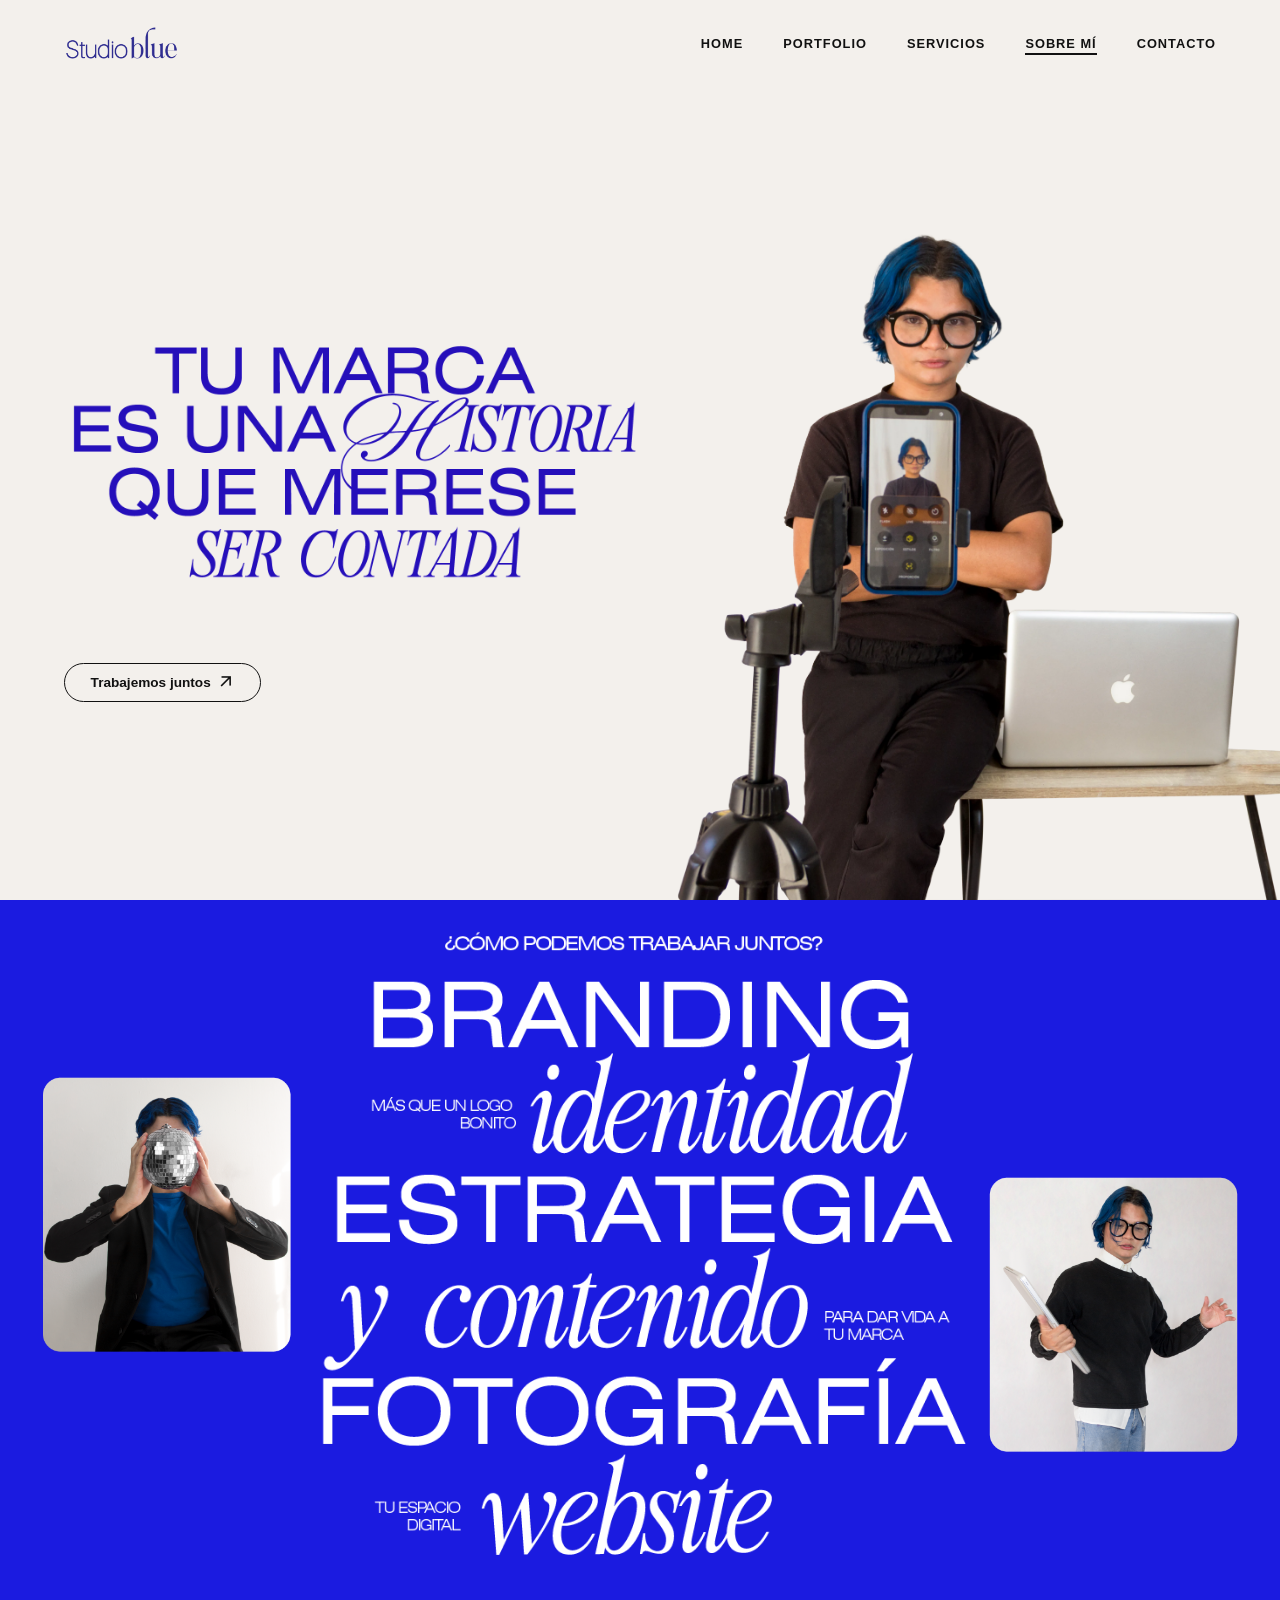
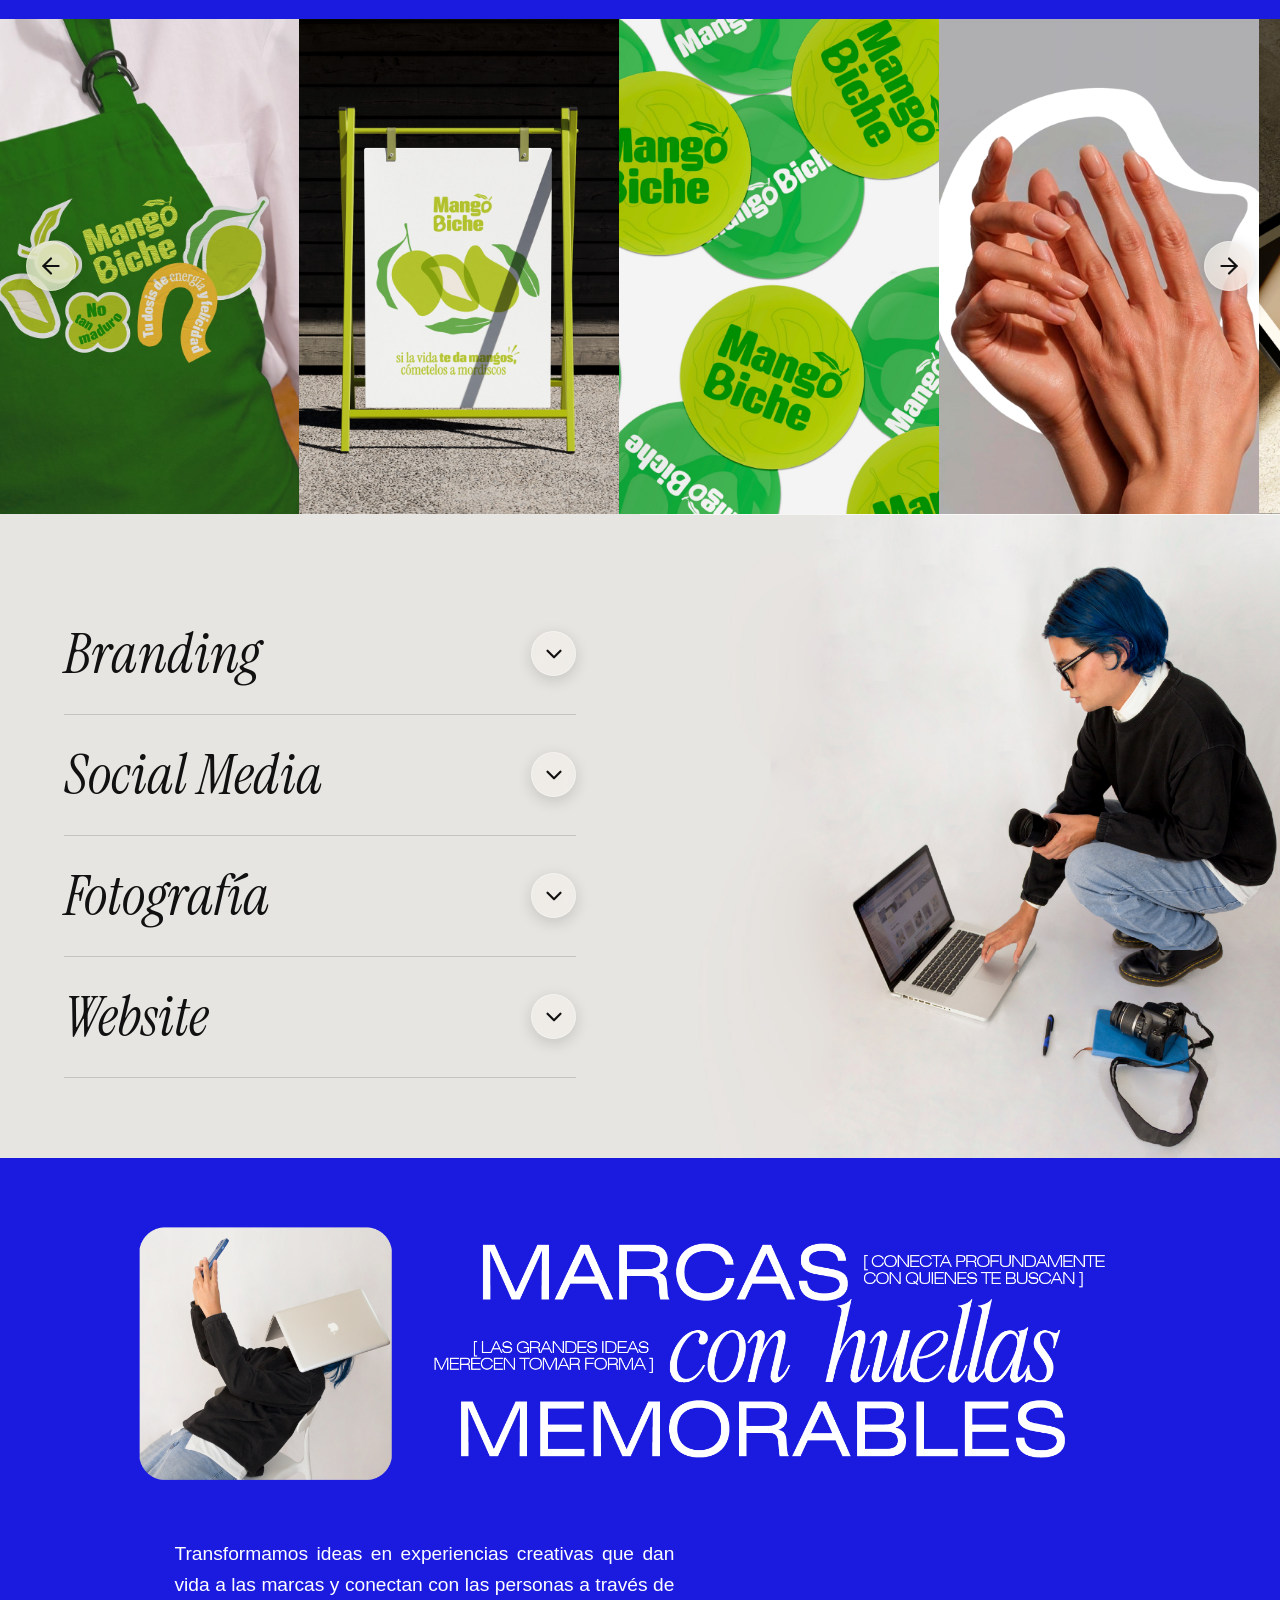
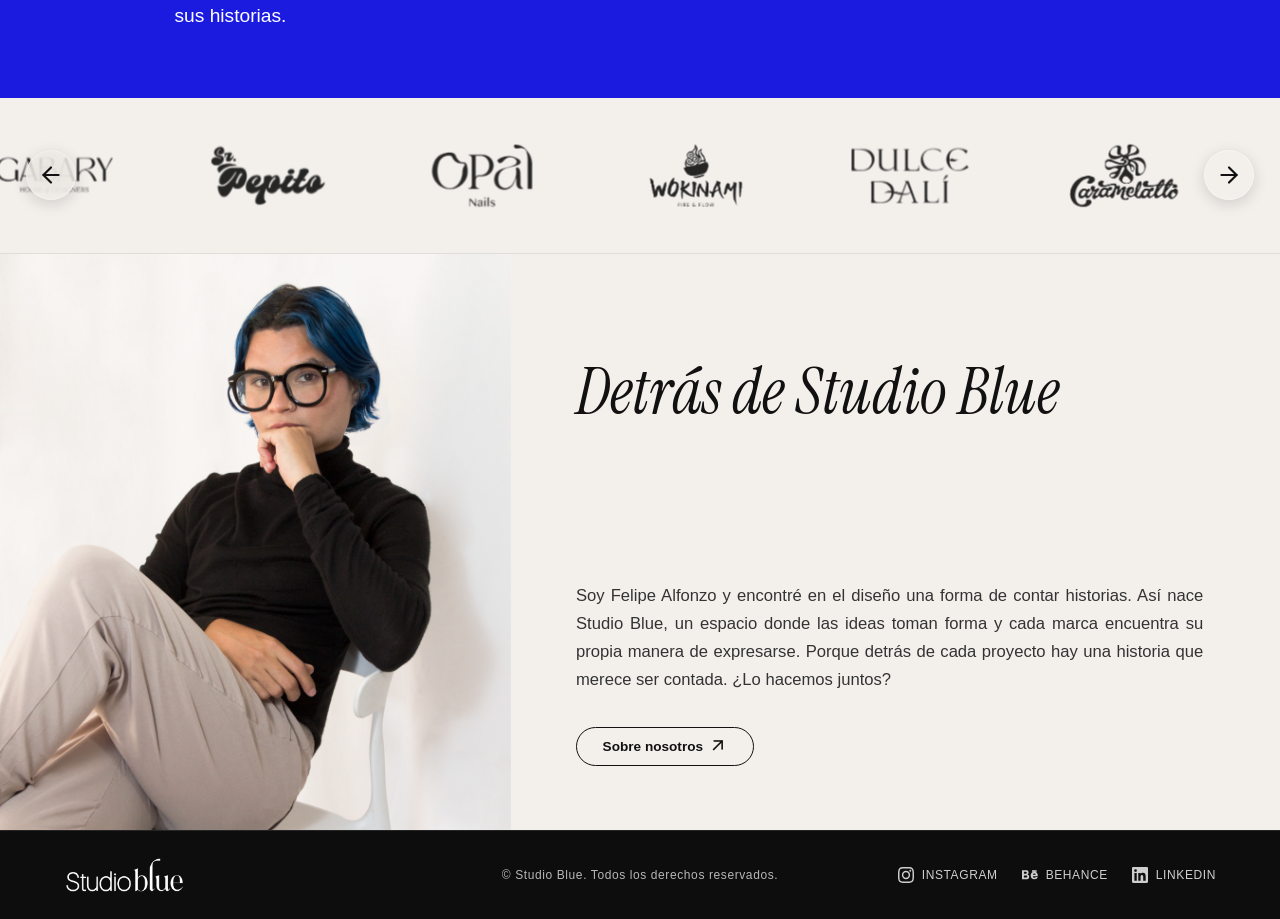
<file: test/index.html>
<!DOCTYPE html>
<html lang="es">
<head>
  <meta charset="UTF-8">
  <meta name="viewport" content="width=device-width, initial-scale=1.0">
  <title>Studio Blue | Tu marca es una historia que merece ser contada</title>
  
  <!-- Tipografías de Google Fonts -->
  <link rel="preconnect" href="https://fonts.googleapis.com">
  <link rel="preconnect" href="https://fonts.gstatic.com" crossorigin>
  <link rel="stylesheet" href="https://fonts.googleapis.com/css2?family=Material+Symbols+Outlined:opsz,wght,FILL,GRAD@24,400,0,0&icon_names=arrow_outward" />
  <link href="https://fonts.googleapis.com/css2?family=Instrument+Serif:ital@0;1&display=swap" rel="stylesheet">
  <link href="https://db.onlinewebfonts.com/c/b7b09232cefefacd74fdedd163289bfa?family=Swiss+721+Light" rel="stylesheet">
  <!-- Precarga de la imagen hero para que empiece a descargarse cuanto antes -->
  <link rel="preload" as="image" href="img/hero.webp" fetchpriority="high">
  <link rel="stylesheet" href="style.css">
</head>
<body>

<!-- Navegación Fija Dinámica -->
  <header class="navbar" id="navbar">
    <a href="#" class="logo">
      <img src="img/logos/logo-header.png" alt="Studio Blue Logo">
    </a>
    
    <!-- Botón Hamburguesa para móviles -->
    <button class="menu-toggle" aria-label="Abrir menú">
      <span></span>
      <span></span>
      <span></span>
    </button>

    <nav class="nav-menu">
      <ul>
        <li><a href="#" class="active">HOME</a></li>
        <li><a href="#portfolio">PORTFOLIO</a></li> 
        <li><a href="#services">SERVICIOS</a></li>          
        <li><a href="#sobre-mi">SOBRE MÍ</a></li>
        <li><a href="contacto.html">CONTACTO</a></li>
      </ul>
    </nav>
  </header>

<!-- Hero Section -->
  <section class="hero" id="home">
    <div class="hero-content">
      <!-- Imagen PNG del texto principal -->
      <div class="hero-text-image">
        <img src="img/texto-hero.png" alt="Tu marca es una historia que merece ser contada">
      </div>
	<a href="#contacto" class="btn-primary">
	  Trabajemos juntos
	  <span class="material-symbols-outlined">arrow_outward</span>
	</a>
    </div>
    <div class="hero-image">
      <img src="img/hero.webp" alt="Felipe Alfonzo en Studio Blue" width="2789" height="3055" fetchpriority="high" decoding="async" onload="this.classList.add('loaded')">
    </div>
  </section>

  <!-- Banner Azul: Servicios Destacados -->
  <section class="blue-banner">
    <div class="blue-banner-grid">
      <div class="photo-card card-left">
        <img src="img/branding-left.png" alt="Creativo en Studio Blue">
      </div>
      
      <!-- Imagen PNG central escalable -->
      <div class="services-text-image">
        <img src="img/texto-servicios.png" alt="Branding, Estrategia, Fotografía y Website">
      </div>

      <div class="photo-card card-right">
        <img src="img/branding-right.png" alt="Diseño y estrategia Studio Blue">
      </div>
    </div>
  </section>

<!-- Carrusel de Portafolio A Sangre -->
    <section class="portfolio-carousel-section" id="portfolio">
    
<!-- Botones de navegación (Flechas SVG) -->
    <button class="portfolio-btn prev-btn" aria-label="Anterior">
      <svg xmlns="http://www.w3.org/2000/svg" width="26" height="26" viewBox="0 0 24 24" fill="none" stroke="currentColor" stroke-width="2" stroke-linecap="round" stroke-linejoin="round">
        <line x1="19" y1="12" x2="5" y2="12"></line>
        <polyline points="12 19 5 12 12 5"></polyline>
      </svg>
    </button>
    
    <button class="portfolio-btn next-btn" aria-label="Siguiente">
      <svg xmlns="http://www.w3.org/2000/svg" width="26" height="26" viewBox="0 0 24 24" fill="none" stroke="currentColor" stroke-width="2" stroke-linecap="round" stroke-linejoin="round">
        <line x1="5" y1="12" x2="19" y2="12"></line>
        <polyline points="12 5 19 12 12 19"></polyline>
      </svg>
    </button>

    <!-- Contenedor del Carrusel -->
    <div class="portfolio-slider">
      <div class="portfolio-track">
        <!-- 4 Imágenes de prueba alojadas en /img/portafolio/ -->
        <div class="portfolio-item"><img src="img/portafolio/Mango-1.png" alt="Proyecto 1"></div>
        <div class="portfolio-item"><img src="img/portafolio/Mango-2.png" alt="Proyecto 2"></div>
        <div class="portfolio-item"><img src="img/portafolio/Mango-3.png" alt="Proyecto 3"></div>
        <div class="portfolio-item"><img src="img/portafolio/Opal-1.png" alt="Proyecto 4"></div>
        <div class="portfolio-item"><img src="img/portafolio/Opal-2.png" alt="Proyecto 1"></div>
        <div class="portfolio-item"><img src="img/portafolio/Opal-3.png" alt="Proyecto 2"></div>
        <div class="portfolio-item"><img src="img/portafolio/Palmero-1.png" alt="Proyecto 3"></div>
        <div class="portfolio-item"><img src="img/portafolio/Palmero-2.png" alt="Proyecto 4"></div>
        <div class="portfolio-item"><img src="img/portafolio/Palmero-3.png" alt="Proyecto 1"></div>
        <div class="portfolio-item"><img src="img/portafolio/Pepito-1.png" alt="Proyecto 2"></div>
        <div class="portfolio-item"><img src="img/portafolio/Pepito-2.png" alt="Proyecto 3"></div>
        <div class="portfolio-item"><img src="img/portafolio/Pepito-3.png" alt="Proyecto 4"></div>
        <div class="portfolio-item"><img src="img/portafolio/Porthos-1.png" alt="Proyecto 1"></div>
        <div class="portfolio-item"><img src="img/portafolio/Porthos-2.png" alt="Proyecto 2"></div>
        <div class="portfolio-item"><img src="img/portafolio/Porthos-3.png" alt="Proyecto 3"></div>
        <div class="portfolio-item"><img src="img/portafolio/Wokinami-1.png" alt="Proyecto 4"></div>   
        <div class="portfolio-item"><img src="img/portafolio/Wokinami-2.png" alt="Proyecto 4"></div>
        <div class="portfolio-item"><img src="img/portafolio/Wokinami-3.png" alt="Proyecto 4"></div>                     
      </div>
    </div>
  </section>


  <!-- Lista de Servicios -->
  <section class="services-list-section" id="services">
<div class="services-menu">
      
      <!-- Servicio 01: Branding -->
      <div class="service-item">
        <div class="service-header">
          <h2><em>Branding</em></h2>
          <button class="service-toggle-btn" aria-expanded="false" aria-label="Expandir servicio">
            <svg xmlns="http://www.w3.org/2000/svg" width="26" height="26" viewBox="0 0 24 24" fill="none" stroke="currentColor" stroke-width="2" stroke-linecap="round" stroke-linejoin="round">
              <polyline points="6 9 12 15 18 9"></polyline>
            </svg>
          </button>
        </div>
        <div class="service-content">
          <div class="service-text">
            <p>Una marca es mucho más estética: es una historia con alma que merece ser contada. Desarrollamos cada concepto y elemento gráfico para que tu marca sea memorable, coherente y conecte con tu audiencia ideal desde el primer contacto.</p>
          </div>
        </div>
      </div>

      <!-- Servicio 02: Social Media -->
      <div class="service-item">
        <div class="service-header">
          <h2><em>Social Media</em></h2>
          <button class="service-toggle-btn" aria-expanded="false" aria-label="Expandir servicio">
            <svg xmlns="http://www.w3.org/2000/svg" width="26" height="26" viewBox="0 0 24 24" fill="none" stroke="currentColor" stroke-width="2" stroke-linecap="round" stroke-linejoin="round">
              <polyline points="6 9 12 15 18 9"></polyline>
            </svg>
          </button>
        </div>
        <div class="service-content">
          <div class="service-text">
            <p>Diseñamos estrategias y contenido visual impactante para redes sociales. Transformamos la esencia de tu marca en una presencia digital activa y atractiva que fomenta la comunidad y aumenta tu alcance de forma auténtica.</p>
          </div>
        </div>
      </div>

      <!-- Servicio 03: Fotografía -->
      <div class="service-item">
        <div class="service-header">
          <h2><em>Fotografía</em></h2>
          <button class="service-toggle-btn" aria-expanded="false" aria-label="Expandir servicio">
            <svg xmlns="http://www.w3.org/2000/svg" width="26" height="26" viewBox="0 0 24 24" fill="none" stroke="currentColor" stroke-width="2" stroke-linecap="round" stroke-linejoin="round">
              <polyline points="6 9 12 15 18 9"></polyline>
            </svg>
          </button>
        </div>
        <div class="service-content">
          <div class="service-text">
            <p>Capturamos la esencia de tu negocio y tus productos con una mirada profesional y estética. Creamos imágenes que cuentan historias, elevan el valor de tu marca y generan una conexión visual genuina.</p>
          </div>
        </div>
      </div>

      <!-- Servicio 04: Website -->
      <div class="service-item">
        <div class="service-header">
          <h2><em>Website</em></h2>
          <button class="service-toggle-btn" aria-expanded="false" aria-label="Expandir servicio">
            <svg xmlns="http://www.w3.org/2000/svg" width="26" height="26" viewBox="0 0 24 24" fill="none" stroke="currentColor" stroke-width="2" stroke-linecap="round" stroke-linejoin="round">
              <polyline points="6 9 12 15 18 9"></polyline>
            </svg>
          </button>
        </div>
        <div class="service-content">
          <div class="service-text">
            <p>Llevamos la identidad de tu marca en un espacio digital funcional, estético y coherente, pensado para reflejar profesionalidad y generar una conexión genuina con quienes te visitan.</p>
          </div>
        </div>
      </div>

    </div>
    <div class="services-image">
      <img src="img/services.jpg" alt="Fotografía y creación de contenido">
    </div>
  </section>

<!-- Banner Azul: Marcas con huellas memorables -->
  <section class="blue-banner-statement">
    <div class="statement-wrapper">
      
      <!-- 👇 NUEVO CONTENEDOR MAESTRO 👇 -->
      <div class="statement-content-box">
        
        <div class="statement-image-container">
          <img src="img/memorable.png" alt="Fotografía" class="memorable-photo">
          <img src="img/marcas-memorables.png" alt="Marcas con huellas memorables" class="memorable-text">
        </div>
        
        <div class="statement-text-wrapper">
        <p class="statement-desc">
         Transformamos ideas en experiencias creativas que dan vida a las marcas y conectan con las personas a través de sus historias.
        </p>
    </div>
      </div>
      <!-- 👆 FIN DEL NUEVO CONTENEDOR 👆 -->

    </div>
  </section>

<!-- Carrusel Infinito de Logos de Trabajos Realizados -->
  <section class="logo-carousel-section">
    
    <!-- Botones de navegación (Heredan el estilo Liquid Glass del portafolio) -->
    <button class="portfolio-btn prev-btn logo-prev-btn" aria-label="Anterior">
      <svg xmlns="http://www.w3.org/2000/svg" width="26" height="26" viewBox="0 0 24 24" fill="none" stroke="currentColor" stroke-width="2" stroke-linecap="round" stroke-linejoin="round">
        <line x1="19" y1="12" x2="5" y2="12"></line>
        <polyline points="12 19 5 12 12 5"></polyline>
      </svg>
    </button>
    <button class="portfolio-btn next-btn logo-next-btn" aria-label="Siguiente">
      <svg xmlns="http://www.w3.org/2000/svg" width="26" height="26" viewBox="0 0 24 24" fill="none" stroke="currentColor" stroke-width="2" stroke-linecap="round" stroke-linejoin="round">
        <line x1="5" y1="12" x2="19" y2="12"></line>
        <polyline points="12 5 19 12 12 19"></polyline>
      </svg>
    </button>

    <div class="logo-slider">
      <div class="logo-track">
          <div class="logo-item"><img src="img/logos/gabary.png" alt="Gabary"></div>
          <div class="logo-item"><img src="img/logos/pepito.png" alt="Pepito"></div>
          <div class="logo-item"><img src="img/logos/opal.png" alt="Opal Nails"></div>
          <div class="logo-item"><img src="img/logos/wokinami.png" alt="Wokinami"></div>
          <div class="logo-item"><img src="img/logos/dulce-dali.png" alt="Dulce Dalí"></div>
          <div class="logo-item"><img src="img/logos/Caramelatto.png" alt="Caramelatto"></div>
          <div class="logo-item"><img src="img/logos/Logo_Porthos.png" alt="Porthos"></div>
          <div class="logo-item"><img src="img/logos/palmero.png" alt="Palmero"></div>
      </div>
    </div>
  </section>

  <!-- Sección Sobre Mí -->
  <section class="about-section" id="sobre-mi">
    <div class="about-image">
      <img src="img/Sobre-mi.png" alt="Felipe Alfonzo - Creador de Studio Blue">
    </div>
<div class="about-content">
  <h2><em>Detrás de <span class="brand-name">Studio Blue</span></em></h2>

  <div class="about-text-block">
    <p>
      Soy Felipe Alfonzo y encontré en el diseño una forma de contar historias. Así nace Studio Blue, un espacio donde las ideas toman forma y cada marca encuentra su propia manera de expresarse. Porque detrás de cada proyecto hay una historia que merece ser contada. ¿Lo hacemos juntos?
    </p>
    <a href="nosotros.html" class="btn-secondary">
      Sobre nosotros
      <span class="material-symbols-outlined">arrow_outward</span>
    </a>
  </div>
</div>
  </section>

  <!-- Footer / Pie de Página -->
  <footer id="contacto" class="site-footer">
    <div class="footer-container">
      <a href="#" class="footer-logo">
        <img src="img/logos/logo-header.png" alt="Studio Blue Logo">
      </a>
      <p class="footer-copy">&copy; Studio Blue. Todos los derechos reservados.</p>
<div class="footer-links">
  <a href="https://www.instagram.com/studioblue_es/" target="_blank" rel="noopener">
    <svg viewBox="0 0 24 24" fill="currentColor" aria-hidden="true">
      <path d="M12 2.2c3.2 0 3.6 0 4.8.1 3.3.1 4.8 1.7 4.9 4.9.1 1.3.1 1.6.1 4.8s0 3.6-.1 4.8c-.1 3.2-1.7 4.8-4.9 4.9-1.3.1-1.6.1-4.8.1s-3.6 0-4.8-.1c-3.3-.1-4.8-1.7-4.9-4.9C2.2 15.6 2.2 15.2 2.2 12s0-3.6.1-4.8C2.4 3.9 4 2.4 7.2 2.3 8.4 2.2 8.8 2.2 12 2.2zM12 0C8.7 0 8.3 0 7.1.1 2.7.3.3 2.7.1 7.1 0 8.3 0 8.7 0 12s0 3.7.1 4.9c.2 4.4 2.6 6.8 7 7C8.3 24 8.7 24 12 24s3.7 0 4.9-.1c4.4-.2 6.8-2.6 7-7 .1-1.2.1-1.6.1-4.9s0-3.7-.1-4.9c-.2-4.4-2.6-6.8-7-7C15.7 0 15.3 0 12 0zm0 5.8a6.2 6.2 0 100 12.4 6.2 6.2 0 000-12.4zM12 16a4 4 0 110-8 4 4 0 010 8zm6.4-11.8a1.4 1.4 0 100 2.9 1.4 1.4 0 000-2.9z"/>
    </svg>
    Instagram
  </a>
  <a href="https://www.behance.net/felipealfodda4" target="_blank" rel="noopener">
    <svg viewBox="0 0 24 24" fill="currentColor" aria-hidden="true">
      <path d="M22 7h-7V5h7v2zm1.7 5.6c0-3.4-2-5.6-5.3-5.6-3.2 0-5.4 2.3-5.4 5.7 0 3.5 2.1 5.6 5.5 5.6 2.6 0 4.4-1.2 5-3.4h-2.8c-.3.7-1 1.1-2 1.1-1.4 0-2.3-.8-2.4-2.3h7.4v-1.1zm-7.4-1c.2-1.2 1-1.9 2.2-1.9 1.2 0 2 .7 2.1 1.9h-4.3zM7.9 11.2c1.3-.6 2-1.6 2-3 0-2.3-1.6-3.2-3.9-3.2H0v13.4h6.4c2.5 0 4.4-1.2 4.4-3.8 0-1.7-.9-2.9-2.9-3.4zM2.9 7.3h2.6c1 0 1.7.4 1.7 1.4 0 1-.7 1.4-1.7 1.4H2.9V7.3zm3 8.5H2.9v-3.2h3c1.2 0 2 .5 2 1.6 0 1.1-.8 1.6-2 1.6z"/>
    </svg>
    Behance
  </a>
  <a href="https://www.linkedin.com/in/felipealfonzo7/" target="_blank" rel="noopener">
    <svg viewBox="0 0 24 24" fill="currentColor" aria-hidden="true">
      <path d="M20.4 20.5h-3.6v-5.6c0-1.3 0-3-1.8-3s-2.1 1.4-2.1 2.9v5.7H9.4V9h3.4v1.6c.5-.9 1.6-1.8 3.4-1.8 3.6 0 4.3 2.4 4.3 5.5v6.2zM5.3 7.4a2.1 2.1 0 110-4.2 2.1 2.1 0 010 4.2zM7.1 20.5H3.6V9h3.5v11.5zM22.2 0H1.8C.8 0 0 .8 0 1.7v20.6c0 .9.8 1.7 1.8 1.7h20.4c1 0 1.8-.8 1.8-1.7V1.7C24 .8 23.2 0 22.2 0z"/>
    </svg>
    LinkedIn
  </a>
</div>
    </div>
  </footer>

  <script src="script.js"></script>
</body>
</html>
</file>
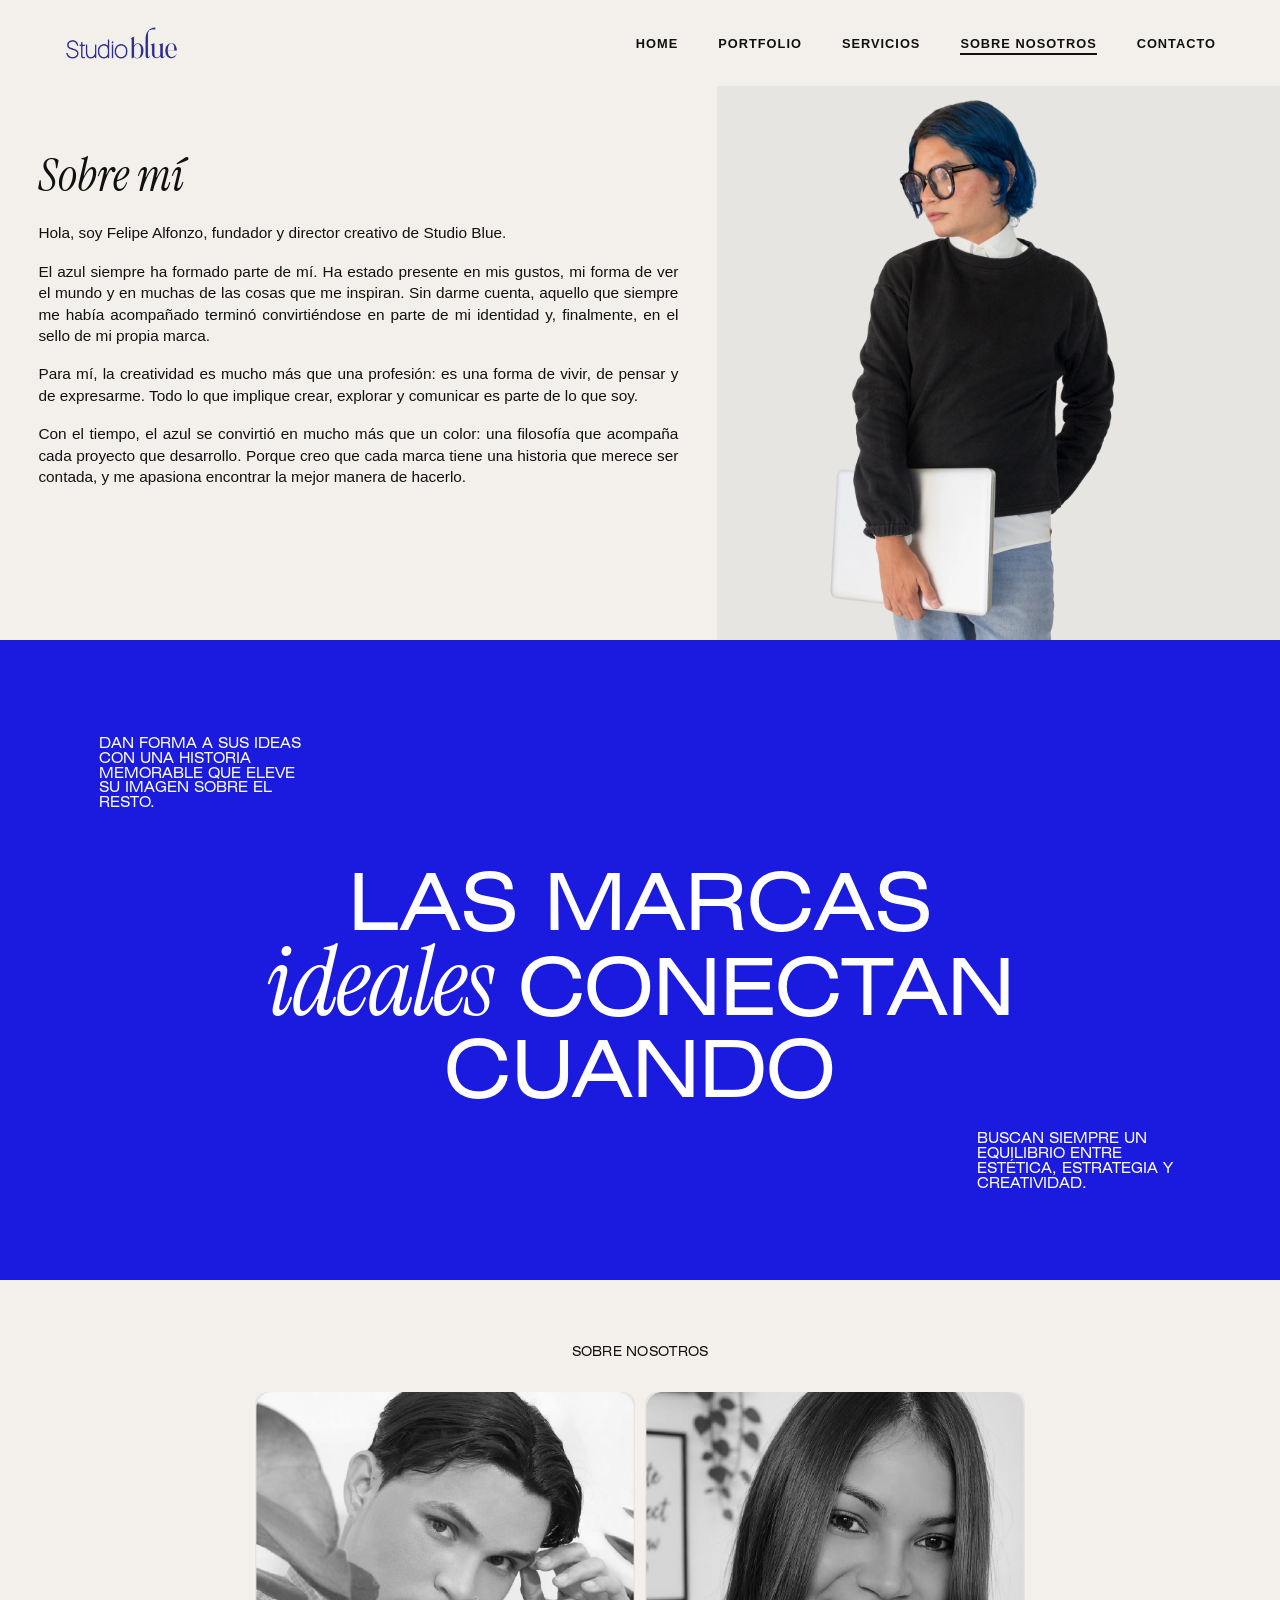
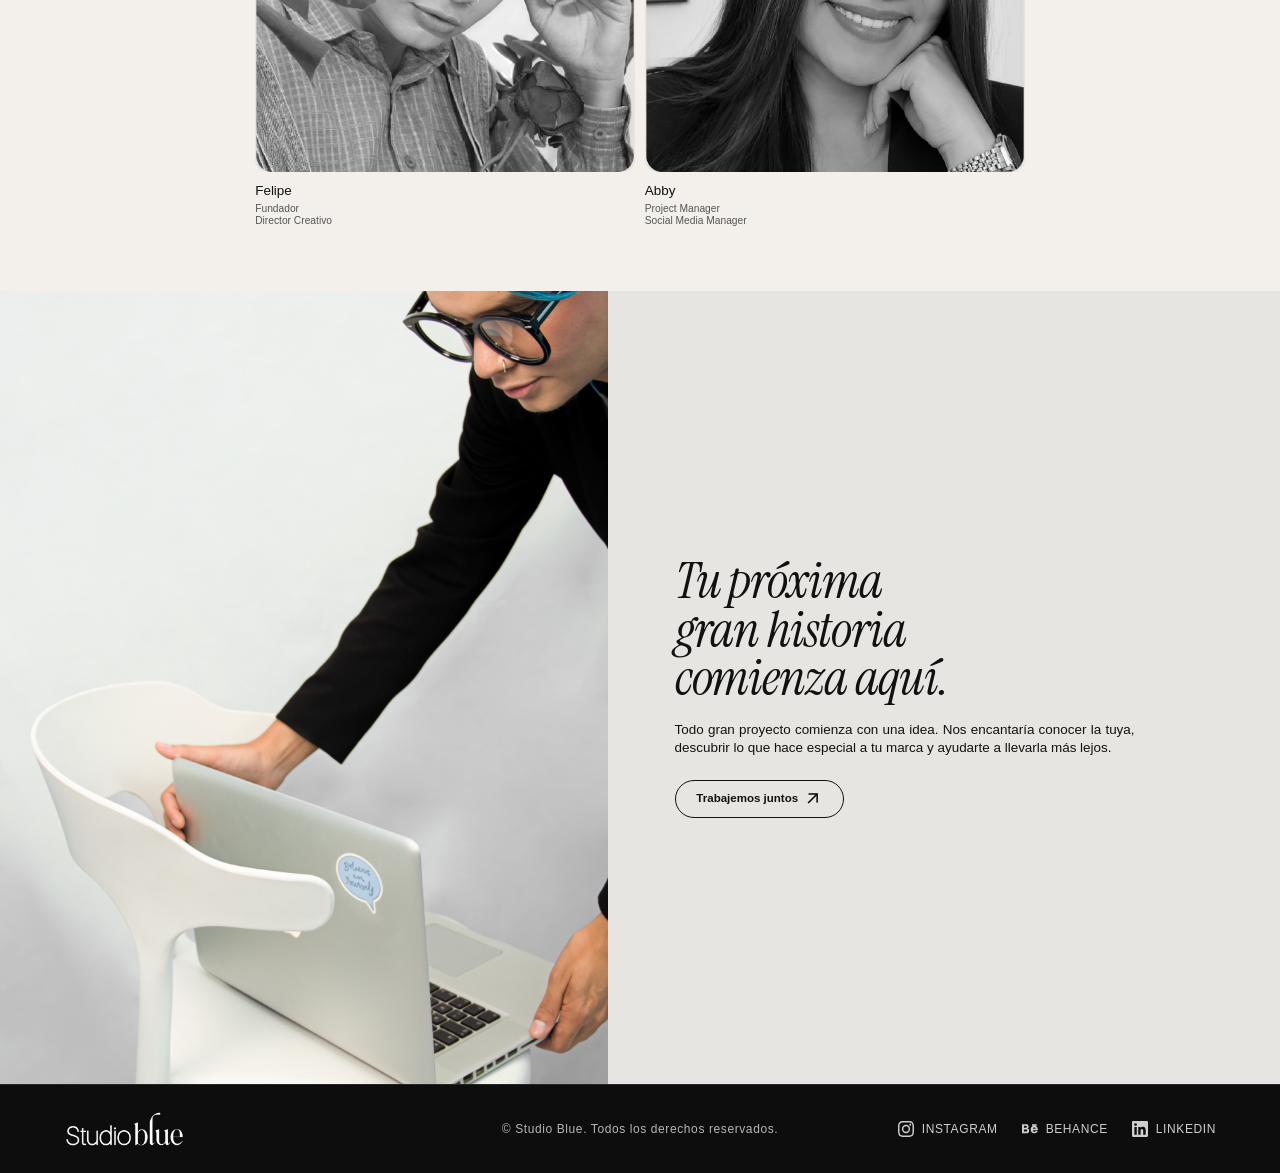
<file: test/nosotros.html>
<!DOCTYPE html>
<html lang="es">
<head>
  <meta charset="UTF-8">
  <meta name="viewport" content="width=device-width, initial-scale=1.0">
  <title>Studio Blue | Nosotros</title>
  <meta name="description" content="Conoce a Felipe Alfonzo y al equipo detrás de Studio Blue.">

  <!-- Tipografías (idénticas a index.html) -->
  <link rel="preconnect" href="https://fonts.googleapis.com">
  <link rel="preconnect" href="https://fonts.gstatic.com" crossorigin>
  <link rel="stylesheet" href="https://fonts.googleapis.com/css2?family=Material+Symbols+Outlined:opsz,wght,FILL,GRAD@24,400,0,0&icon_names=arrow_outward" />
  <link href="https://fonts.googleapis.com/css2?family=Instrument+Serif:ital@0;1&display=swap" rel="stylesheet">
  <link href="https://db.onlinewebfonts.com/c/b7b09232cefefacd74fdedd163289bfa?family=Swiss+721+Light" rel="stylesheet">

  <!-- Base compartida con el landing + estilos propios de esta página -->
  <!-- Precarga de la foto principal -->
  <link rel="preload" as="image" href="img/nosotros/sobre-mi-felipe.webp" fetchpriority="high">

  <link rel="stylesheet" href="style.css">
  <link rel="stylesheet" href="nosotros.css">
</head>
<body class="page-nosotros">

  <!-- Navegación Fija Dinámica (misma que index) -->
  <header class="navbar" id="navbar">
    <a href="index.html" class="logo">
      <img src="img/logos/logo-header.png" alt="Studio Blue Logo">
    </a>

    <button class="menu-toggle" aria-label="Abrir menú">
      <span></span>
      <span></span>
      <span></span>
    </button>

    <nav class="nav-menu">
      <ul>
        <li><a href="index.html">HOME</a></li>
        <li><a href="index.html#portfolio">PORTFOLIO</a></li>
        <li><a href="index.html#services">SERVICIOS</a></li>
        <li><a href="nosotros.html" class="active">SOBRE NOSOTROS</a></li>
        <li><a href="contacto.html">CONTACTO</a></li>
      </ul>
    </nav>
  </header>

  <main>

    <!-- 1. SOBRE MÍ -->
    <section class="nos-about" id="sobre-mi">

      <!-- Foto: PNG recortado (sin fondo). El fondo gris lo pone el CSS. -->
      <div class="nos-about-photo">
        <img src="img/nosotros/sobre-mi-felipe.webp" alt="Felipe Alfonzo, fundador y director creativo de Studio Blue" width="3456" height="3072" fetchpriority="high" decoding="async" onload="this.classList.add('loaded')">
      </div>

      <div class="nos-about-text">
        <div class="nos-about-inner">
          <h1><em>Sobre mí</em></h1>

          <p>Hola, soy Felipe Alfonzo, fundador y director creativo de Studio Blue.</p>

          <p>El azul siempre ha formado parte de mí. Ha estado presente en mis gustos, mi forma de ver el mundo y en muchas de las cosas que me inspiran. Sin darme cuenta, aquello que siempre me había acompañado terminó convirtiéndose en parte de mi identidad y, finalmente, en el sello de mi propia marca.</p>

          <p>Para mí, la creatividad es mucho más que una profesión: es una forma de vivir, de pensar y de expresarme. Todo lo que implique crear, explorar y comunicar es parte de lo que soy.</p>

          <p>Con el tiempo, el azul se convirtió en mucho más que un color: una filosofía que acompaña cada proyecto que desarrollo. Porque creo que cada marca tiene una historia que merece ser contada, y me apasiona encontrar la mejor manera de hacerlo.</p>
        </div>
      </div>
    </section>

    <!-- 2. BANNER AZUL: FRASE -->
    <section class="nos-manifesto" aria-label="Lo que nos mueve">
      <p class="nos-manifesto-intro">Dan forma a sus ideas con una historia memorable que eleve su imagen sobre el resto.</p>

      <h2 class="nos-manifesto-title">
        Las marcas<br><em>ideales</em> conectan<br>cuando
      </h2>

      <p class="nos-manifesto-outro">Buscan siempre un equilibrio entre estética, estrategia y creatividad.</p>
    </section>

    <!-- 3. SOBRE NOSOTROS (equipo) -->
    <section class="nos-team-section" id="equipo">
      <h2 class="nos-team-label">Sobre nosotros</h2>

      <!--
        Para añadir a alguien más, copia un bloque <article class="nos-card"> y cámbiale
        la foto, el nombre y los cargos. En móvil, a partir de 3 personas las fotos
        se solapan automáticamente una sobre otra.
      -->
      <div class="nos-team">

        <article class="nos-card">
          <div class="nos-card-photo">
            <img src="img/nosotros/equipo-felipe.png" alt="Felipe Alfonzo">
          </div>
          <h3 class="nos-card-name">Felipe</h3>
          <p class="nos-card-role">Fundador<br>Director Creativo</p>
        </article>

        <article class="nos-card">
          <div class="nos-card-photo">
            <img src="img/nosotros/equipo-abby.png" alt="Abby">
          </div>
          <h3 class="nos-card-name">Abby</h3>
          <p class="nos-card-role">Project Manager<br>Social Media Manager</p>
        </article>

      </div>
    </section>

    <!-- 4. CTA -->
    <section class="nos-cta">
      <div class="nos-cta-photo">
        <img src="img/nosotros/proxima-historia.jpg" alt="Creativo de Studio Blue trabajando con su laptop sobre una silla blanca">
      </div>

      <div class="nos-cta-content">
        <div class="nos-cta-inner">
          <h2><em>Tu próxima<br>gran historia<br>comienza aquí.</em></h2>
          <p>Todo gran proyecto comienza con una idea. Nos encantaría conocer la tuya, descubrir lo que hace especial a tu marca y ayudarte a llevarla más lejos.</p>
          <a href="contacto.html" class="btn-secondary">
            Trabajemos juntos
            <span class="material-symbols-outlined">arrow_outward</span>
          </a>
        </div>
      </div>
    </section>

  </main>

  <!-- Footer (igual que index) -->
  <footer id="contacto" class="site-footer">
    <div class="footer-container">
      <a href="index.html" class="footer-logo">
        <img src="img/logos/logo-header.png" alt="Studio Blue Logo">
      </a>
      <p class="footer-copy">&copy; Studio Blue. Todos los derechos reservados.</p>
      <div class="footer-links">
        <a href="https://www.instagram.com/studioblue_es/" target="_blank" rel="noopener">
          <svg viewBox="0 0 24 24" fill="currentColor" aria-hidden="true">
            <path d="M12 2.2c3.2 0 3.6 0 4.8.1 3.3.1 4.8 1.7 4.9 4.9.1 1.3.1 1.6.1 4.8s0 3.6-.1 4.8c-.1 3.2-1.7 4.8-4.9 4.9-1.3.1-1.6.1-4.8.1s-3.6 0-4.8-.1c-3.3-.1-4.8-1.7-4.9-4.9C2.2 15.6 2.2 15.2 2.2 12s0-3.6.1-4.8C2.4 3.9 4 2.4 7.2 2.3 8.4 2.2 8.8 2.2 12 2.2zM12 0C8.7 0 8.3 0 7.1.1 2.7.3.3 2.7.1 7.1 0 8.3 0 8.7 0 12s0 3.7.1 4.9c.2 4.4 2.6 6.8 7 7C8.3 24 8.7 24 12 24s3.7 0 4.9-.1c4.4-.2 6.8-2.6 7-7 .1-1.2.1-1.6.1-4.9s0-3.7-.1-4.9c-.2-4.4-2.6-6.8-7-7C15.7 0 15.3 0 12 0zm0 5.8a6.2 6.2 0 100 12.4 6.2 6.2 0 000-12.4zM12 16a4 4 0 110-8 4 4 0 010 8zm6.4-11.8a1.4 1.4 0 100 2.9 1.4 1.4 0 000-2.9z"/>
          </svg>
          Instagram
        </a>
        <a href="https://www.behance.net/felipealfodda4" target="_blank" rel="noopener">
          <svg viewBox="0 0 24 24" fill="currentColor" aria-hidden="true">
            <path d="M22 7h-7V5h7v2zm1.7 5.6c0-3.4-2-5.6-5.3-5.6-3.2 0-5.4 2.3-5.4 5.7 0 3.5 2.1 5.6 5.5 5.6 2.6 0 4.4-1.2 5-3.4h-2.8c-.3.7-1 1.1-2 1.1-1.4 0-2.3-.8-2.4-2.3h7.4v-1.1zm-7.4-1c.2-1.2 1-1.9 2.2-1.9 1.2 0 2 .7 2.1 1.9h-4.3zM7.9 11.2c1.3-.6 2-1.6 2-3 0-2.3-1.6-3.2-3.9-3.2H0v13.4h6.4c2.5 0 4.4-1.2 4.4-3.8 0-1.7-.9-2.9-2.9-3.4zM2.9 7.3h2.6c1 0 1.7.4 1.7 1.4 0 1-.7 1.4-1.7 1.4H2.9V7.3zm3 8.5H2.9v-3.2h3c1.2 0 2 .5 2 1.6 0 1.1-.8 1.6-2 1.6z"/>
          </svg>
          Behance
        </a>
        <a href="https://www.linkedin.com/in/felipealfonzo7/" target="_blank" rel="noopener">
          <svg viewBox="0 0 24 24" fill="currentColor" aria-hidden="true">
            <path d="M20.4 20.5h-3.6v-5.6c0-1.3 0-3-1.8-3s-2.1 1.4-2.1 2.9v5.7H9.4V9h3.4v1.6c.5-.9 1.6-1.8 3.4-1.8 3.6 0 4.3 2.4 4.3 5.5v6.2zM5.3 7.4a2.1 2.1 0 110-4.2 2.1 2.1 0 010 4.2zM7.1 20.5H3.6V9h3.5v11.5zM22.2 0H1.8C.8 0 0 .8 0 1.7v20.6c0 .9.8 1.7 1.8 1.7h20.4c1 0 1.8-.8 1.8-1.7V1.7C24 .8 23.2 0 22.2 0z"/>
          </svg>
          LinkedIn
        </a>
      </div>
    </div>
  </footer>

  <script src="script.js"></script>
</body>
</html>
</file>
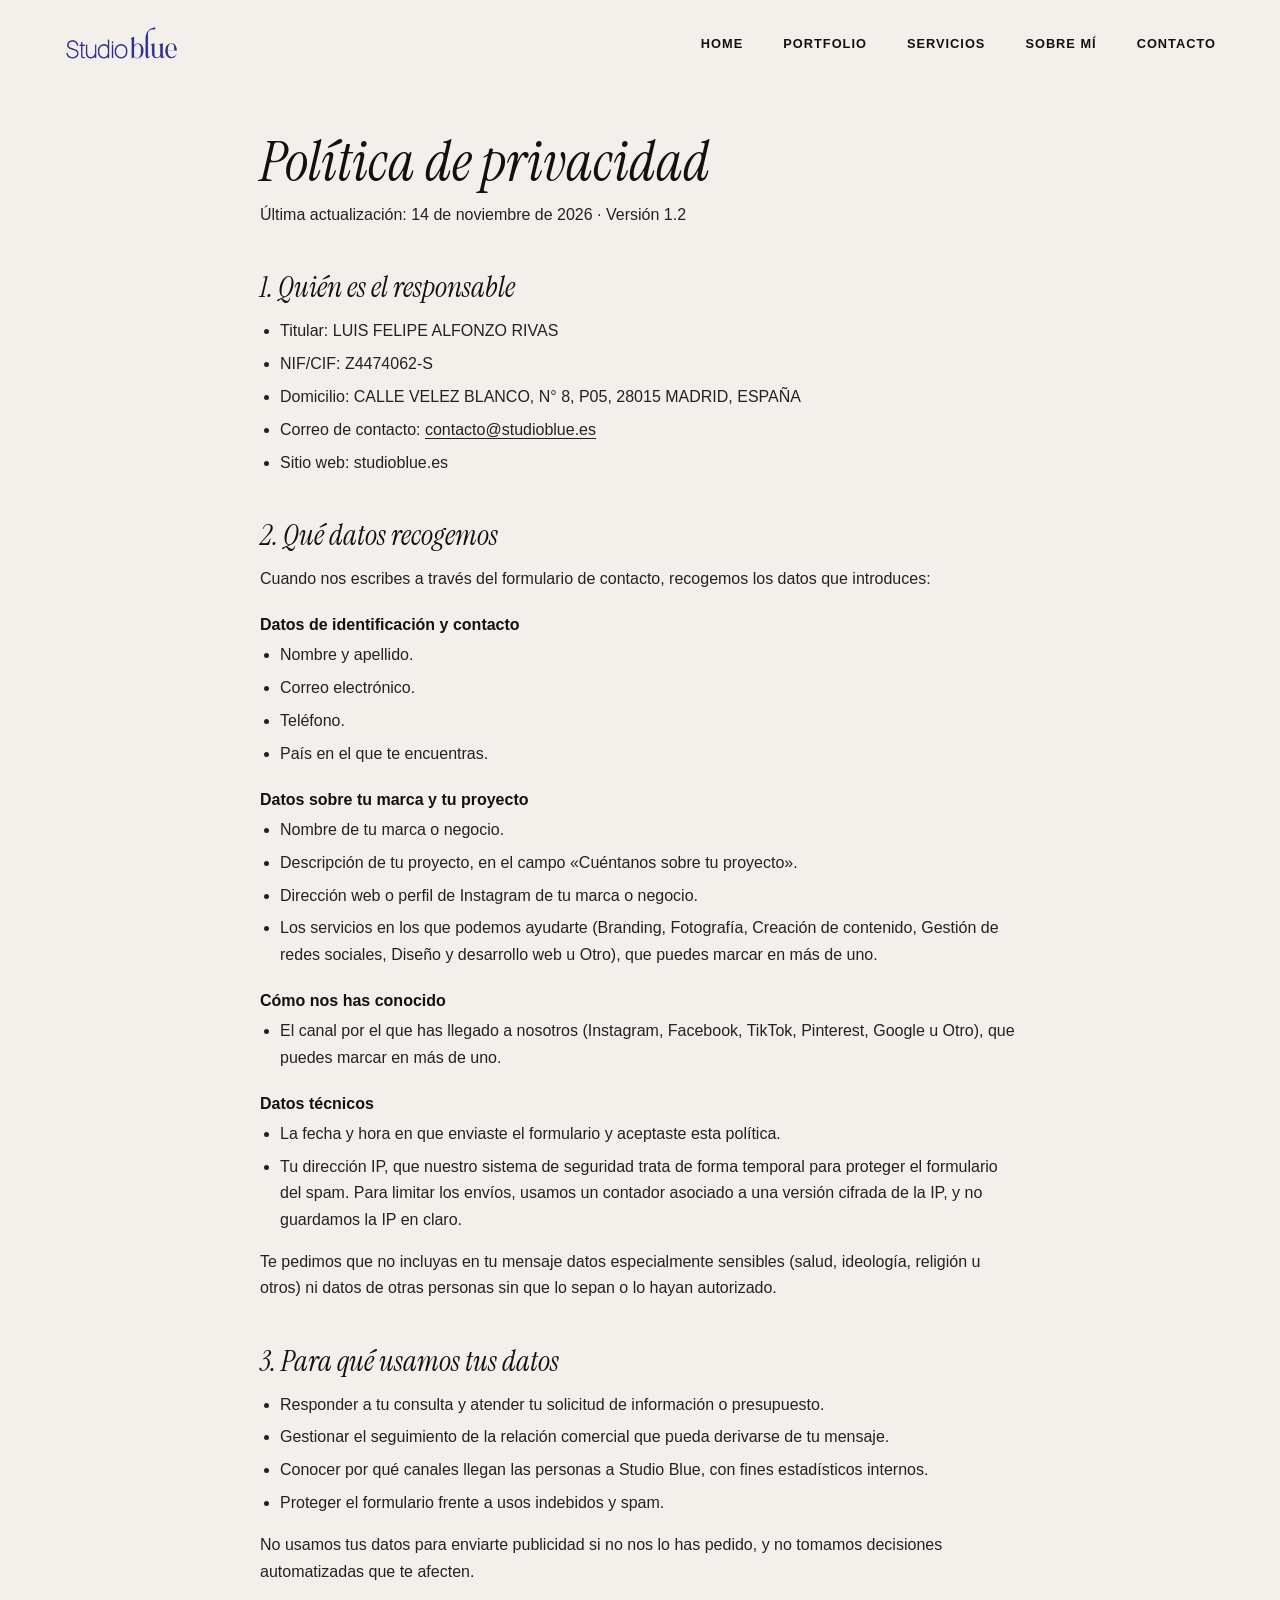
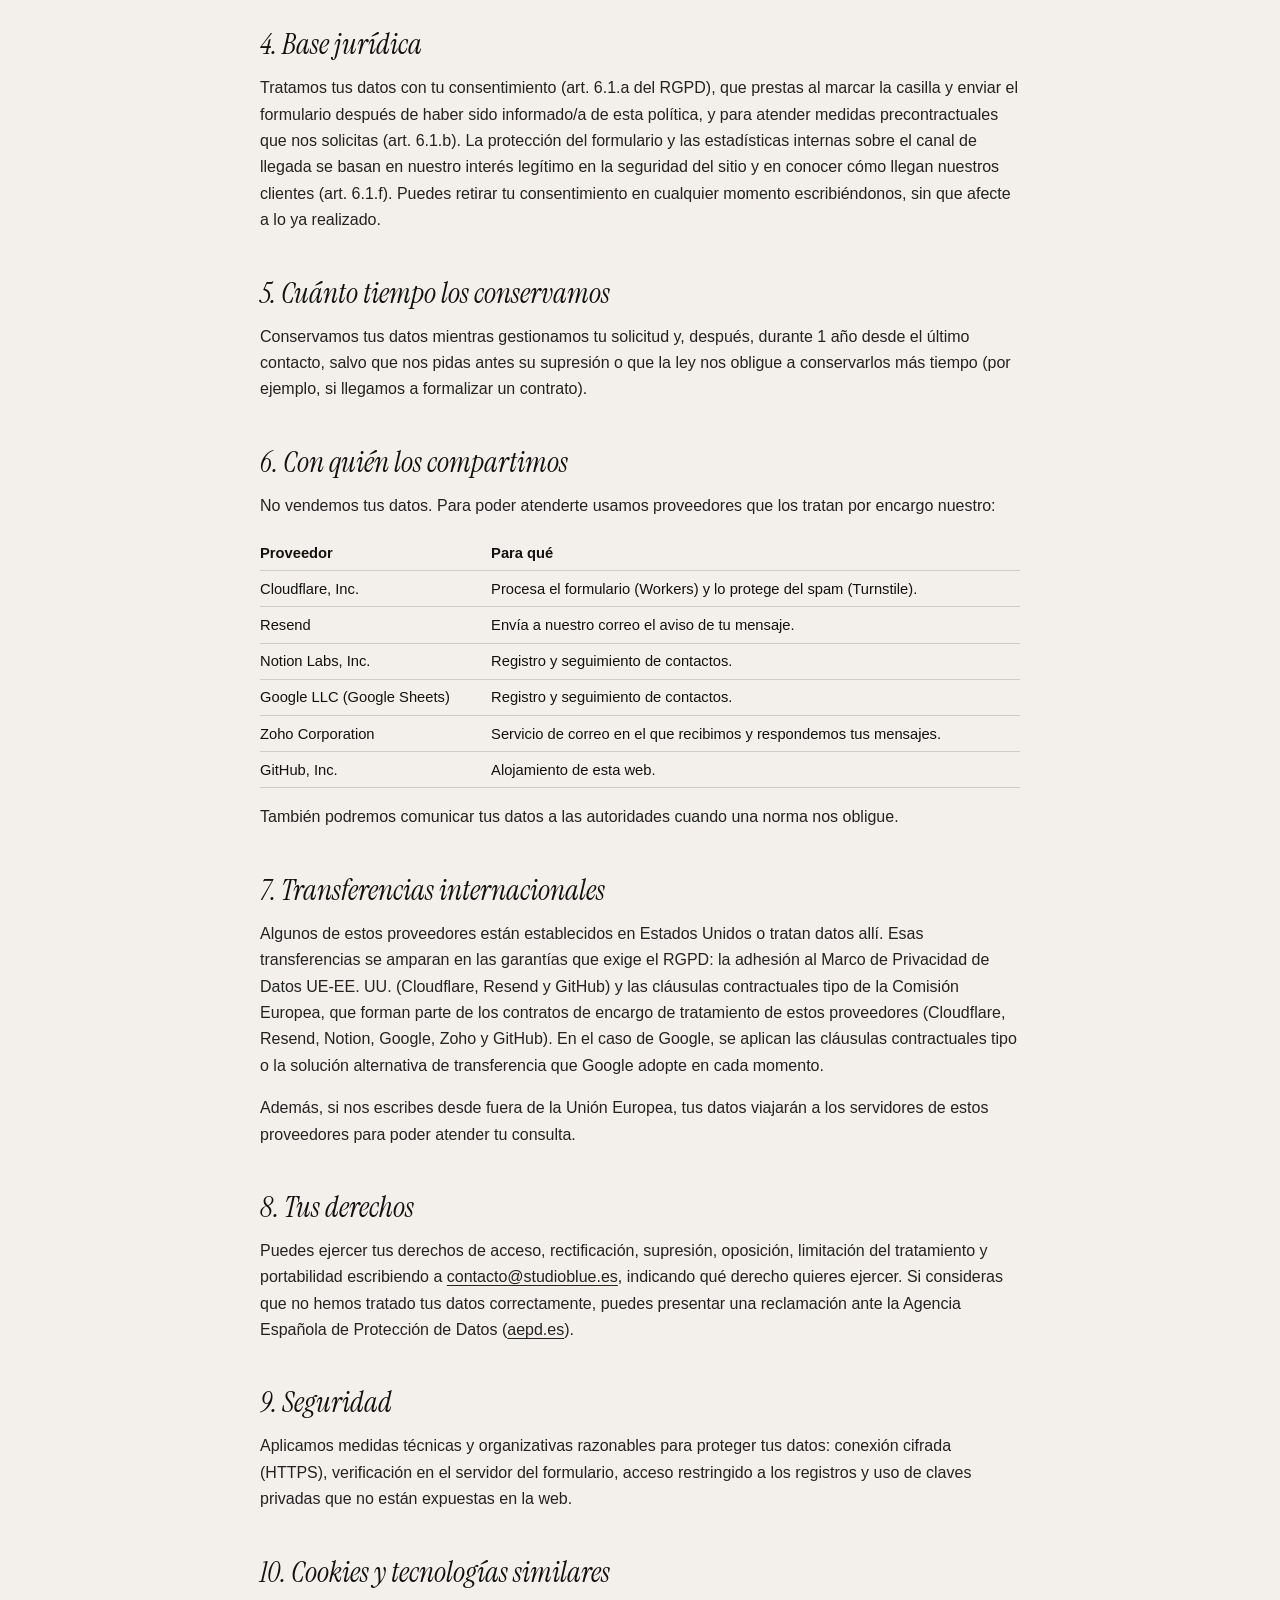
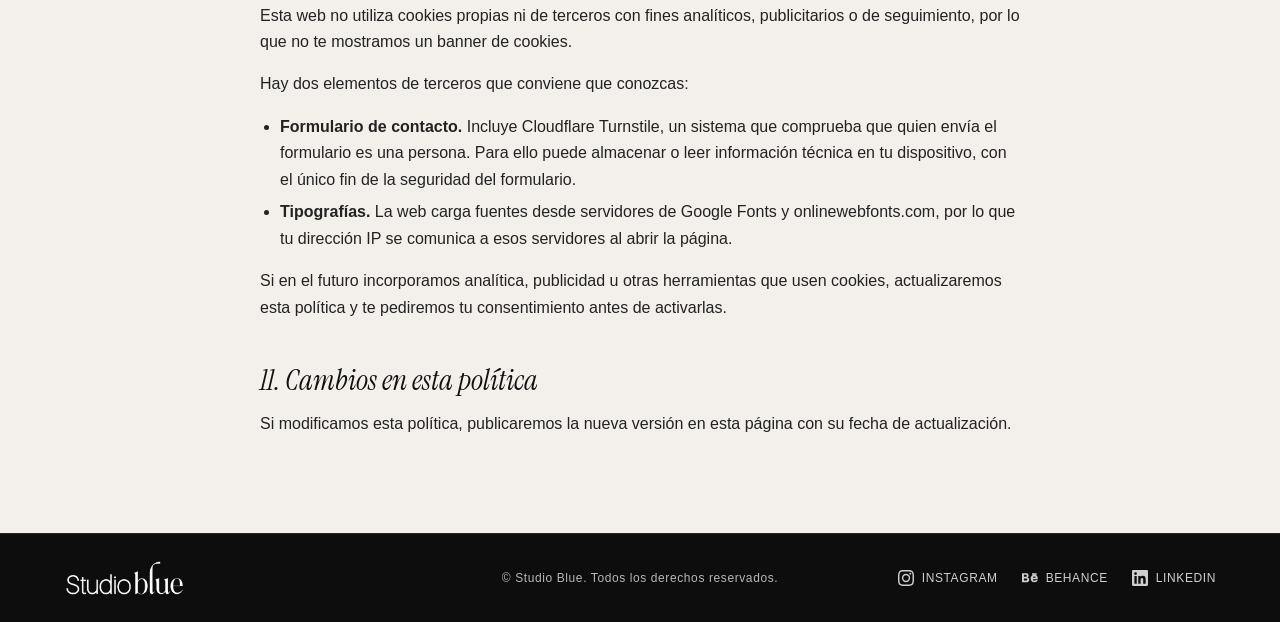
<file: test/politica-privacidad.html>
<!DOCTYPE html>
<html lang="es">
<head>
  <meta charset="UTF-8">
  <meta name="viewport" content="width=device-width, initial-scale=1.0">
  <title>Studio Blue | Política de privacidad</title>
  <meta name="robots" content="noindex, follow">

  <link rel="preconnect" href="https://fonts.googleapis.com">
  <link rel="preconnect" href="https://fonts.gstatic.com" crossorigin>
  <link rel="stylesheet" href="https://fonts.googleapis.com/css2?family=Material+Symbols+Outlined:opsz,wght,FILL,GRAD@24,400,0,0&icon_names=arrow_outward" />
  <link href="https://fonts.googleapis.com/css2?family=Instrument+Serif:ital@0;1&display=swap" rel="stylesheet">
  <link href="https://db.onlinewebfonts.com/c/b7b09232cefefacd74fdedd163289bfa?family=Swiss+721+Light" rel="stylesheet">
  <link rel="stylesheet" href="style.css">

  <style>
    .legal {
      padding: calc(var(--nos-nav-h, 86px) + 3rem) 5% 5rem;
      background-color: var(--bg-light);
    }
    .legal-inner {
      max-width: 760px;
      margin: 0 auto;
    }
    .legal h1 em {
      display: block;
      font-family: var(--font-serif);
      font-size: clamp(2.4rem, 5vw, 3.5rem);
      font-weight: 400;
      line-height: 1;
      margin-bottom: 0.75rem;
    }
    .legal-updated {
      font-size: 0.85rem;
      color: #555;
      margin-bottom: 2.5rem;
    }
    .legal h2 {
      font-family: var(--font-serif);
      font-style: italic;
      font-weight: 400;
      font-size: 1.8rem;
      margin: 2.5rem 0 0.75rem;
    }
    .legal h3 {
      font-family: var(--font-swiss);
      font-weight: 600;
      font-size: 1rem;
      margin: 1.5rem 0 0.5rem;
    }
    .legal p,
    .legal li {
      font-size: 1rem;
      line-height: 1.65;
      color: #222;
    }
    .legal p { margin-bottom: 1rem; }
    .legal ul { padding-left: 1.25rem; margin-bottom: 1rem; }
    .legal li { margin-bottom: 0.4rem; }
    .legal a { text-decoration: underline; text-underline-offset: 3px; }
    .legal table {
      width: 100%;
      border-collapse: collapse;
      font-size: 0.92rem;
      margin-bottom: 1rem;
    }
    .legal th, .legal td {
      text-align: left;
      vertical-align: top;
      padding: 0.6rem 0.75rem 0.6rem 0;
      border-bottom: 1px solid rgba(0, 0, 0, 0.15);
    }
    .legal th { font-weight: 600; }
    @media (max-width: 768px) {
      .legal { padding-top: 7rem; }
      .legal table, .legal thead, .legal tbody, .legal tr, .legal th, .legal td { display: block; }
      .legal thead { display: none; }
      .legal td { border-bottom: none; padding: 0.15rem 0; }
      .legal tr { border-bottom: 1px solid rgba(0, 0, 0, 0.15); padding: 0.6rem 0; }
    }
  </style>
</head>
<body>

  <header class="navbar" id="navbar">
    <a href="index.html" class="logo">
      <img src="img/logos/logo-header.png" alt="Studio Blue Logo">
    </a>
    <button class="menu-toggle" aria-label="Abrir menú">
      <span></span>
      <span></span>
      <span></span>
    </button>
    <nav class="nav-menu">
      <ul>
        <li><a href="index.html">HOME</a></li>
        <li><a href="index.html#portfolio">PORTFOLIO</a></li>
        <li><a href="index.html#services">SERVICIOS</a></li>
        <li><a href="nosotros.html">SOBRE MÍ</a></li>
        <li><a href="contacto.html">CONTACTO</a></li>
      </ul>
    </nav>
  </header>

  <!--
    PLANTILLA: completa los textos entre [CORCHETES] y haz que la revise
    un profesional (abogado o consultor RGPD) antes de publicarla.
  --> 
  <main class="legal">
    <div class="legal-inner">
      <h1><em>Política de privacidad</em></h1>
      <p class="legal-updated">Última actualización: 14 de noviembre de 2026 · Versión 1.2</p>

      <h2>1. Quién es el responsable</h2>
      <ul>
        <li>Titular: LUIS FELIPE ALFONZO RIVAS</li>
        <li>NIF/CIF: Z4474062-S</li>
        <li>Domicilio:  CALLE VELEZ BLANCO, N° 8, P05, 28015 MADRID, ESPAÑA</li>
        <li>Correo de contacto: <a href="mailto:contacto@studioblue.es">contacto@studioblue.es</a></li>
        <li>Sitio web: studioblue.es</li>
      </ul>

      <h2>2. Qué datos recogemos</h2>
      <p>Cuando nos escribes a través del formulario de contacto, recogemos los datos que introduces:</p>

      <h3>Datos de identificación y contacto</h3>
      <ul>
        <li>Nombre y apellido.</li>
        <li>Correo electrónico.</li>
        <li>Teléfono.</li>
        <li>País en el que te encuentras.</li>
      </ul>

      <h3>Datos sobre tu marca y tu proyecto</h3>
      <ul>
        <li>Nombre de tu marca o negocio.</li>
        <li>Descripción de tu proyecto, en el campo «Cuéntanos sobre tu proyecto».</li>
        <li>Dirección web o perfil de Instagram de tu marca o negocio.</li>
        <li>Los servicios en los que podemos ayudarte (Branding, Fotografía, Creación de contenido, Gestión de redes sociales, Diseño y desarrollo web u Otro), que puedes marcar en más de uno.</li>
      </ul>

      <h3>Cómo nos has conocido</h3>
      <ul>
        <li>El canal por el que has llegado a nosotros (Instagram, Facebook, TikTok, Pinterest, Google u Otro), que puedes marcar en más de uno.</li>
      </ul>

      <h3>Datos técnicos</h3>
      <ul>
        <li>La fecha y hora en que enviaste el formulario y aceptaste esta política.</li>
        <li>Tu dirección IP, que nuestro sistema de seguridad trata de forma temporal para proteger el formulario del spam. Para limitar los envíos, usamos un contador asociado a una versión cifrada de la IP, y no guardamos la IP en claro.</li>
      </ul>

      <p>Te pedimos que no incluyas en tu mensaje datos especialmente sensibles (salud, ideología, religión u otros) ni datos de otras personas sin que lo sepan o lo hayan autorizado.</p>

      <h2>3. Para qué usamos tus datos</h2>
      <ul>
        <li>Responder a tu consulta y atender tu solicitud de información o presupuesto.</li>
        <li>Gestionar el seguimiento de la relación comercial que pueda derivarse de tu mensaje.</li>
        <li>Conocer por qué canales llegan las personas a Studio Blue, con fines estadísticos internos.</li>
        <li>Proteger el formulario frente a usos indebidos y spam.</li>
      </ul>
      <p>No usamos tus datos para enviarte publicidad si no nos lo has pedido, y no tomamos decisiones automatizadas que te afecten.</p>

      <h2>4. Base jurídica</h2>
      <p>Tratamos tus datos con tu consentimiento (art. 6.1.a del RGPD), que prestas al marcar la casilla y enviar el formulario después de haber sido informado/a de esta política, y para atender medidas precontractuales que nos solicitas (art. 6.1.b). La protección del formulario y las estadísticas internas sobre el canal de llegada se basan en nuestro interés legítimo en la seguridad del sitio y en conocer cómo llegan nuestros clientes (art. 6.1.f). Puedes retirar tu consentimiento en cualquier momento escribiéndonos, sin que afecte a lo ya realizado.</p>

      <h2>5. Cuánto tiempo los conservamos</h2>
      <p>Conservamos tus datos mientras gestionamos tu solicitud y, después, durante 1 año desde el último contacto, salvo que nos pidas antes su supresión o que la ley nos obligue a conservarlos más tiempo (por ejemplo, si llegamos a formalizar un contrato).</p>

      <h2>6. Con quién los compartimos</h2>
      <p>No vendemos tus datos. Para poder atenderte usamos proveedores que los tratan por encargo nuestro:</p>
      <table>
        <thead>
          <tr><th>Proveedor</th><th>Para qué</th></tr>
        </thead>
        <tbody>
          <tr><td>Cloudflare, Inc.</td><td>Procesa el formulario (Workers) y lo protege del spam (Turnstile).</td></tr>
          <tr><td>Resend</td><td>Envía a nuestro correo el aviso de tu mensaje.</td></tr>
          <tr><td>Notion Labs, Inc.</td><td>Registro y seguimiento de contactos.</td></tr>
          <tr><td>Google LLC (Google Sheets)</td><td>Registro y seguimiento de contactos.</td></tr>
          <tr><td>Zoho Corporation</td><td>Servicio de correo en el que recibimos y respondemos tus mensajes.</td></tr>
          <tr><td>GitHub, Inc.</td><td>Alojamiento de esta web.</td></tr>
        </tbody>
      </table>
      <p>También podremos comunicar tus datos a las autoridades cuando una norma nos obligue.</p>

      <h2>7. Transferencias internacionales</h2>
      <p>Algunos de estos proveedores están establecidos en Estados Unidos o tratan datos allí. Esas transferencias se amparan en las garantías que exige el RGPD: la adhesión al Marco de Privacidad de Datos UE-EE. UU. (Cloudflare, Resend y GitHub) y las cláusulas contractuales tipo de la Comisión Europea, que forman parte de los contratos de encargo de tratamiento de estos proveedores (Cloudflare, Resend, Notion, Google, Zoho y GitHub). En el caso de Google, se aplican las cláusulas contractuales tipo o la solución alternativa de transferencia que Google adopte en cada momento.</p>
      <p>Además, si nos escribes desde fuera de la Unión Europea, tus datos viajarán a los servidores de estos proveedores para poder atender tu consulta.</p>

      <h2>8. Tus derechos</h2>
      <p>Puedes ejercer tus derechos de acceso, rectificación, supresión, oposición, limitación del tratamiento y portabilidad escribiendo a <a href="mailto:contacto@studioblue.es">contacto@studioblue.es</a>, indicando qué derecho quieres ejercer. Si consideras que no hemos tratado tus datos correctamente, puedes presentar una reclamación ante la Agencia Española de Protección de Datos (<a href="https://www.aepd.es" target="_blank" rel="noopener">aepd.es</a>).</p>

      <h2>9. Seguridad</h2>
      <p>Aplicamos medidas técnicas y organizativas razonables para proteger tus datos: conexión cifrada (HTTPS), verificación en el servidor del formulario, acceso restringido a los registros y uso de claves privadas que no están expuestas en la web.</p>

      <h2>10. Cookies y tecnologías similares</h2>
      <p>Esta web no utiliza cookies propias ni de terceros con fines analíticos, publicitarios o de seguimiento, por lo que no te mostramos un banner de cookies.</p>
      <p>Hay dos elementos de terceros que conviene que conozcas:</p>
      <ul>
        <li><strong>Formulario de contacto.</strong> Incluye Cloudflare Turnstile, un sistema que comprueba que quien envía el formulario es una persona. Para ello puede almacenar o leer información técnica en tu dispositivo, con el único fin de la seguridad del formulario.</li>
        <li><strong>Tipografías.</strong> La web carga fuentes desde servidores de Google Fonts y onlinewebfonts.com, por lo que tu dirección IP se comunica a esos servidores al abrir la página.</li>
      </ul>
      <p>Si en el futuro incorporamos analítica, publicidad u otras herramientas que usen cookies, actualizaremos esta política y te pediremos tu consentimiento antes de activarlas.</p>

      <h2>11. Cambios en esta política</h2>
      <p>Si modificamos esta política, publicaremos la nueva versión en esta página con su fecha de actualización.</p>
    </div>
  </main>

  <footer id="contacto" class="site-footer">
    <div class="footer-container">
      <a href="index.html" class="footer-logo">
        <img src="img/logos/logo-header.png" alt="Studio Blue Logo">
      </a>
      <p class="footer-copy">&copy; Studio Blue. Todos los derechos reservados.</p>
      <div class="footer-links">
        <a href="https://www.instagram.com/studioblue_es/" target="_blank" rel="noopener">
          <svg viewBox="0 0 24 24" fill="currentColor" aria-hidden="true">
            <path d="M12 2.2c3.2 0 3.6 0 4.8.1 3.3.1 4.8 1.7 4.9 4.9.1 1.3.1 1.6.1 4.8s0 3.6-.1 4.8c-.1 3.2-1.7 4.8-4.9 4.9-1.3.1-1.6.1-4.8.1s-3.6 0-4.8-.1c-3.3-.1-4.8-1.7-4.9-4.9C2.2 15.6 2.2 15.2 2.2 12s0-3.6.1-4.8C2.4 3.9 4 2.4 7.2 2.3 8.4 2.2 8.8 2.2 12 2.2zM12 0C8.7 0 8.3 0 7.1.1 2.7.3.3 2.7.1 7.1 0 8.3 0 8.7 0 12s0 3.7.1 4.9c.2 4.4 2.6 6.8 7 7C8.3 24 8.7 24 12 24s3.7 0 4.9-.1c4.4-.2 6.8-2.6 7-7 .1-1.2.1-1.6.1-4.9s0-3.7-.1-4.9c-.2-4.4-2.6-6.8-7-7C15.7 0 15.3 0 12 0zm0 5.8a6.2 6.2 0 100 12.4 6.2 6.2 0 000-12.4zM12 16a4 4 0 110-8 4 4 0 010 8zm6.4-11.8a1.4 1.4 0 100 2.9 1.4 1.4 0 000-2.9z"/>
          </svg>
          Instagram
        </a>
        <a href="https://www.behance.net/felipealfodda4" target="_blank" rel="noopener">
          <svg viewBox="0 0 24 24" fill="currentColor" aria-hidden="true">
            <path d="M22 7h-7V5h7v2zm1.7 5.6c0-3.4-2-5.6-5.3-5.6-3.2 0-5.4 2.3-5.4 5.7 0 3.5 2.1 5.6 5.5 5.6 2.6 0 4.4-1.2 5-3.4h-2.8c-.3.7-1 1.1-2 1.1-1.4 0-2.3-.8-2.4-2.3h7.4v-1.1zm-7.4-1c.2-1.2 1-1.9 2.2-1.9 1.2 0 2 .7 2.1 1.9h-4.3zM7.9 11.2c1.3-.6 2-1.6 2-3 0-2.3-1.6-3.2-3.9-3.2H0v13.4h6.4c2.5 0 4.4-1.2 4.4-3.8 0-1.7-.9-2.9-2.9-3.4zM2.9 7.3h2.6c1 0 1.7.4 1.7 1.4 0 1-.7 1.4-1.7 1.4H2.9V7.3zm3 8.5H2.9v-3.2h3c1.2 0 2 .5 2 1.6 0 1.1-.8 1.6-2 1.6z"/>
          </svg>
          Behance
        </a>
        <a href="https://www.linkedin.com/in/felipealfonzo7/" target="_blank" rel="noopener">
          <svg viewBox="0 0 24 24" fill="currentColor" aria-hidden="true">
            <path d="M20.4 20.5h-3.6v-5.6c0-1.3 0-3-1.8-3s-2.1 1.4-2.1 2.9v5.7H9.4V9h3.4v1.6c.5-.9 1.6-1.8 3.4-1.8 3.6 0 4.3 2.4 4.3 5.5v6.2zM5.3 7.4a2.1 2.1 0 110-4.2 2.1 2.1 0 010 4.2zM7.1 20.5H3.6V9h3.5v11.5zM22.2 0H1.8C.8 0 0 .8 0 1.7v20.6c0 .9.8 1.7 1.8 1.7h20.4c1 0 1.8-.8 1.8-1.7V1.7C24 .8 23.2 0 22.2 0z"/>
          </svg>
          LinkedIn
        </a>
      </div>
    </div>
  </footer>

  <script src="script.js"></script>
</body>
</html>
</file>
<file: test/style.css>
/* --- FUENTE LOCAL: Swiss 721 Extended (archivo en /fonts) --- */
@font-face {
  font-family: 'Swiss 721 Extended BT'; /* mismo nombre que usa nosotros.css */
  src: url('fonts/Swiss 721 Extended Regular.otf') format('opentype');
  font-weight: 400;
  font-style: normal;
  font-display: swap; /* muestra texto enseguida con la fuente de respaldo */
}

/* --- VARIABLES Y RESET --- */
:root {
  --blue-primary: #1b1be0;
  --bg-light: #f3f0ec;
  --text-dark: #111111;
  --brand-dark: #0d0d0d;
  --font-swiss: "Swiss 721 Light", sans-serif;
  --font-custom: var(--font-swiss); /* antes no estaba definida; mantiene el aspecto actual */
  --font-serif: 'Instrument Serif', serif;
}

* {
  margin: 0;
  padding: 0;
  box-sizing: border-box;
}

html {
  /* Le dice al navegador que se detenga 90px antes al hacer clic en un enlace del menú */
  scroll-padding-top: 100px; 
  
  /* Hace que el desplazamiento al hacer clic sea un viaje suave y no un salto brusco */
  scroll-behavior: smooth; 
}

body {
  background-color: var(--bg-light);
  color: var(--text-dark);
  font-family: var(--font-swiss);
  font-weight: 400;
  overflow-x: clip; /* 'clip' evita el scroll horizontal sin romper el comportamiento web */
}


a {
  text-decoration: none;
  color: inherit;
}

img {
  max-width: 100%;
  display: block;
  object-fit: cover;
}

/* --- NAVBAR (HEADER FIJO AL HACER SCROLL) --- */
.navbar {
  position: fixed; /* 100% infalible en todos los móviles */
  top: 0;
  left: 0;
  width: 100%;     /* Obligatorio al usar position: fixed */
  z-index: 1000;
  display: flex;
  justify-content: space-between;
  align-items: center;
  padding: 1.5rem 5%;
  background-color: var(--bg-light);
  transition: all 0.4s ease;
}

/* EFECTO LIQUID GLASS (Estilo Apple) AL BAJAR POR LA WEB */
.navbar.scrolled {
  padding: 0.8rem 5%; /* Se hace menos alto */
  /* Reemplaza '243, 240, 236' por el RGB exacto de tu --bg-light (#f3f0ec) */
  background-color: rgba(243, 240, 236, 0.75); /* Ligeramente transparente */
  backdrop-filter: blur(15px) saturate(180%);  /* Efecto cristal borroso */
  -webkit-backdrop-filter: blur(15px) saturate(180%); /* Soporte para Safari/Apple */
  border-bottom: 1px solid rgba(0, 0, 0, 0.05);
}

.logo {
  display: flex;
  align-items: center;
  z-index: 1001; /* Asegura que quede por encima del menú móvil */
}

/* El logo se adapta y cambia suavemente su tamaño */
.logo img {
  height: clamp(28px, 4vw, 38px); 
  width: auto;
  object-fit: contain;
  transition: height 0.4s ease;
}

.navbar.scrolled .logo img {
  height: clamp(24px, 3vw, 32px); /* Se hace un poco más pequeño al hacer scroll */
}

.nav-menu ul {
  display: flex;
  list-style: none;
  gap: 2.5rem;
  align-items: center;
}

.nav-menu a {
  font-family: var(--font-custom);
  font-size: 0.8rem;
  font-weight: 600;
  letter-spacing: 1px;
  transition: color 0.3s ease;
}

.nav-menu a.active {
  border-bottom: 2px solid var(--text-dark);
  padding-bottom: 2px;
}

/* ESTILOS DEL BOTÓN HAMBURGUESA (Oculto en PC) */
.menu-toggle {
  display: none;
  flex-direction: column;
  justify-content: space-between;
  width: 30px;
  height: 20px;
  background: transparent;
  border: none;
  cursor: pointer;
  z-index: 1001; /* Por encima del menú para poder cerrarlo */
}

.menu-toggle span {
  width: 100%;
  height: 2px;
  background-color: var(--text-dark);
  border-radius: 10px;
  transition: all 0.3s ease;
}

/* --- ADAPTACIÓN PARA MÓVILES --- */
@media (max-width: 768px) {
  .menu-toggle {
    display: flex; /* Muestra las 3 barritas en móviles */
  }

.nav-menu {
    position: fixed;
    top: 0;
    right: 0; /* Lo anclamos a la derecha... */
    transform: translateX(100%); /* ...pero lo movemos invisiblemente fuera de la pantalla */
    width: 80%;
    max-width: 300px;
    height: 100vh;
    background-color: var(--bg-light);
    display: flex;
    flex-direction: column;
    justify-content: center;
    align-items: center;
    transition: transform 0.4s cubic-bezier(0.77, 0.2, 0.05, 1.0); /* Animamos la propiedad transform */
    box-shadow: -10px 0 30px rgba(0, 0, 0, 0.1);
    z-index: 1000;
  }

  /* Clase que se activa con JS para mostrar el menú */
  .nav-menu.active {
    transform: translateX(0); /* Desliza el menú suavemente a su posición original */
  }

  .nav-menu ul {
    flex-direction: column;
    gap: 2.5rem;
  }

  /* Animación: Convierte las 3 barritas en una "X" al abrir el menú */
  .menu-toggle.active span:nth-child(1) {
    transform: translateY(9px) rotate(45deg);
  }
  .menu-toggle.active span:nth-child(2) {
    opacity: 0; /* Oculta la barrita central */
  }
  .menu-toggle.active span:nth-child(3) {
    transform: translateY(-9px) rotate(-45deg);
  }
}

/* --- HERO SECTION --- */
.hero {
  display: grid;
  grid-template-columns: 1fr 1fr;
  /* CAMBIO: Eliminamos el 5% de la derecha y dejamos 0 abajo para lograr el "a sangre" */
  padding: 100px 0 0 5%; 
  align-items: center;
  justify-items: center;
  min-height: 100vh;
}

/* --- HERO CONTENT Y BOTÓN --- */
.hero-content {
  display: flex;
  flex-direction: column;
  justify-content: center;
  align-items: flex-start;  
  width: 100%;
  max-width: 700px;         
  padding-bottom: 0;
  padding-right: 5%; /* Le damos un respiro para que el texto no choque con la foto en pantallas medianas */
}

/* IMAGEN PNG DEL TEXTO PRINCIPAL */
.hero-text-image {
  width: 100%;
  max-width: 700px;
  margin-bottom: 2.5rem;
  display: flex;
  justify-content: center;   
}

.hero-text-image img {
  width: 100%;
  height: auto;
  display: block;
  object-fit: contain;
}

/* --- BOTÓN PRINCIPAL --- */
.btn-primary {
  display: inline-flex;
  align-items: center;
  justify-content: center;
  gap: 6px;
  border: 1.5px solid var(--text-dark);
  border-radius: 999px;
  padding: 0.6rem 1.6rem;
  font-family: var(--font-custom);
  font-size: 0.85rem;
  font-weight: 600;
  color: var(--text-dark);
  line-height: 1; 
  transition: all 0.3s ease;
  background-color: transparent;
  align-self: flex-start;
}

.btn-primary .material-symbols-outlined {
  font-size: 1.15rem;
  font-weight: 500;
  line-height: 1; 
  display: flex;  
  align-items: center;
}

.btn-primary:hover {
  background-color: var(--text-dark);
  color: #ffffff;
}

/* --- HERO IMAGE (A SANGRE DERECHA) --- */
.hero-image {
  display: flex;
  justify-content: flex-end; /* CAMBIO: Empuja la imagen contra el borde derecho */
  align-items: flex-end;     /* Pegada al fondo de la sección */
  height: 100%;
  width: 100%;
}

.hero-image img {
  width: 100%;
  max-width: 850px;           /* Aumentado para que tenga más impacto visual */
  height: auto;
  max-height: 90vh;           
  object-fit: contain;        
  object-position: bottom right; /* CAMBIO CLAVE: Ancla la imagen abajo y a la derecha */
  display: block;
  /* Aparición suave: empieza invisible y se muestra al terminar de cargar */
  /* Solo opacidad: un translate alargaría la página y movería el scroll */
  opacity: 0;
  transition: opacity 0.8s ease;
}

.hero-image img.loaded {
  opacity: 1;
}

/* Si JavaScript falla, la imagen se muestra igualmente */
@media (scripting: none) {
  .hero-image img { opacity: 1; }
}

@media (prefers-reduced-motion: reduce) {
  .hero-image img { transition: none; }
}

/* --- BANNER AZUL DE SERVICIOS --- */
.blue-banner {
  background-color: var(--blue-primary);
  color: #ffffff;
  padding: 1.5rem 2%;
  overflow: hidden;
  display: flex;
  justify-content: center;
  align-items: center;
}

.blue-banner-grid {
  display: grid;
  grid-template-columns: auto auto auto;
  gap: 0rem;
  align-items: center;
  justify-content: center;
  max-width: 100%;
}

/* TAMAÑO MÁS GRANDE Y ADAPTATIVO EN PANTALLAS DE PC */
.photo-card {
  width: auto;          /* la caja abraza a la imagen */
  flex-shrink: 0;
}

.photo-card img {
  width: auto;
  height: auto;
  max-width: clamp(220px, 22vw, 340px);  /* mismo límite de ancho que tenías */
  max-height: 480px;
  object-fit: contain;
  border-radius: 0;
  box-shadow: none;
  border: none;
  outline: none;
  background: transparent;
}

/* MANTIENE POSICIONAMIENTO ESCALONADO RESPECTO A TEXTO-SERVICIOS */
.card-left {
  transform: translateY(-45px); /* Aumentado ligeramente para compensar el mayor tamaño */
}

.card-right {
  transform: translateY(55px);
}

/* IMAGEN CENTRAL EN TAMAÑO MÁXIMO */
.services-text-image {
  display: flex;
  justify-content: center;
  align-items: center;
  padding: 0;
}

.services-text-image img {
  width: auto;        /* la caja se ajusta al tamaño real de la imagen */
  max-width: 100%;
  height: auto;
  max-height: 80vh;
  display: block;
}


/* --- LISTA DE SERVICIOS --- */
.services-list-section {
  display: grid;
  grid-template-columns: 1fr 1fr;
  background-color: #e6e5e1; /* Nuevo color de fondo */
  padding: 0; /* Quitamos el padding global para que la imagen toque los bordes */
  align-items: stretch; /* Permite que la imagen ocupe todo el alto vertical de la sección */
}

/* El espaciado se lo damos solo al contenedor del menú */
.services-menu {
  padding: 5rem 4rem 5rem 10%; /* 10% a la izquierda para alinear con el resto de la web, 4rem a la derecha para separar de la imagen */
  display: flex;
  flex-direction: column;
  justify-content: center;
}

/* --- LISTA DE SERVICIOS: ACORDEÓN --- */
.service-item {
  display: flex;
  flex-direction: column; /* Permite apilar el título y el texto oculto */
  border-bottom: 1px solid rgba(0, 0, 0, 0.15);
  padding: 1.5rem 0;
}

.service-header {
  display: flex;
  justify-content: space-between;
  align-items: center;
  width: 100%;
  cursor: pointer; /* Indica al usuario que todo el bloque es clicable */
}

.service-header h2 em {
  font-family: var(--font-serif);
  font-size: 3.5rem;
  font-weight: 400;
}

/* BOTÓN FLECHA (Mismo diseño Liquid Glass del Portafolio) */
.service-toggle-btn {
  width: 45px;
  height: 45px;
  border-radius: 50%;
  background-color: rgba(243, 240, 236, 0.70);
  backdrop-filter: blur(15px) saturate(180%);
  -webkit-backdrop-filter: blur(15px) saturate(180%);
  border: 1px solid rgba(255, 255, 255, 0.3);
  box-shadow: 0 4px 15px rgba(0,0,0,0.15);
  display: flex;
  justify-content: center;
  align-items: center;
  color: var(--text-dark);
  cursor: pointer;
  flex-shrink: 0;
  /* Transición múltiple: Rota la flecha y oscurece el fondo suavemente */
  transition: transform 0.4s cubic-bezier(0.25, 0.46, 0.45, 0.94), background-color 0.4s ease;
}

/* ESTADO ABIERTO (ACTIVO): La flecha gira y el fondo se oscurece */
.service-item.active .service-toggle-btn {
  transform: rotate(180deg);
  background-color: rgba(200, 195, 185, 0.95);
}

/* CONTENEDOR DE TEXTO (Animación suave de altura con CSS Grid) */
.service-content {
  display: grid;
  grid-template-rows: 0fr; /* Altura 0 por defecto */
  transition: grid-template-rows 0.4s cubic-bezier(0.25, 0.46, 0.45, 0.94);
}

.service-item.active .service-content {
  grid-template-rows: 1fr; /* Crece hasta ajustarse al tamaño exacto del texto */
}

.service-text {
  overflow: hidden;
  padding-right: 80px; /* Mantiene el texto limitado en PC para que no rebase la flecha */
}

.service-text p {
  padding-top: 1.5rem;
  padding-bottom: 0.5rem;
  font-size: 0.95rem;
  line-height: 1.6;
  color: #333;
  text-align: justify;
  margin: 0;
}

.service-item h2 em {
  font-family: var(--font-serif);
  font-size: 3.5rem;
  font-weight: 400;
}



/* --- IMAGEN JUSTIFICADA A LA DERECHA (A SANGRE) --- */
.services-image {
  width: 100%;
  height: 100%;
}

.services-image img {
  width: 100%;
  height: 100%; /* Obliga a la imagen a estirarse verticalmente para igualar al menú */
  object-fit: cover; /* Evita que la imagen se deforme; la recorta elegantemente */
  object-position: right center; /* Ancla el contenido importante de la imagen a la derecha */
  display: block;
}


/* --- BANNER AZUL STATEMENT --- */
.blue-banner-statement {
  background-color: var(--blue-primary);
  color: #ffffff;
  /* Reducimos el padding superior/inferior de 5rem a 3.5rem */
  padding: 3.5rem 5%; 
  display: flex;
  justify-content: center;    
  align-items: center;        
  /* Reducimos la altura mínima de 90vh a 60vh (o puedes borrar esta línea por completo si prefieres que se adapte solo al contenido) */
  min-height: 60vh;           
  width: 100%;
}

.statement-wrapper {
  width: 100%;
  max-width: 1600px; /* Limita el ancho máximo para que no se pegue demasiado a los bordes de pantallas gigantes */
  display: flex;
  justify-content: center; /* Garantiza que el contenido interno se mueva al centro */
  margin: 0 auto;          /* Centra automáticamente el envoltorio */
}

/* LA CAJA MAESTRA QUE CONTIENE FOTOS Y TEXTO */
.statement-content-box {
  width: 100%;
  max-width: 1350px;       /* Ancho total de tu diseño */
  display: flex;
  flex-direction: column;
  align-items: center;     /* CAMBIO CLAVE: Fuerza a que los elementos internos (como el bloque de texto con su margen) se centren globalmente como un solo bloque */
}

/* CONTENEDOR DE IMÁGENES */
.statement-image-container {
  width: 100%;
  display: flex;
  align-items: center;
  justify-content: center; /* Centra las imágenes dentro de su propia franja */
  margin-bottom: 3.5rem;      
}

/* 3. LAS IMÁGENES OCUPAN EL 100% REAL SIN ESPACIOS TRANSPARENTES */
.statement-image-container .memorable-photo {
  width: 22.5%; /* Modifica este porcentaje si quieres cambiar proporciones */
  height: auto;
  object-fit: cover; 
  object-position: center right; 
}

.statement-image-container .memorable-text {
  width: 65%; /* Modifica este porcentaje si quieres cambiar proporciones */
  height: auto;
  object-fit: contain;
  object-position: center left;
}

.statement-text-wrapper {
  width: min(500px, 50%);   /* 500px = lo que medía antes (50% de 1000px); en pantallas pequeñas sigue siendo el 50% */
  align-self: flex-start;
  margin-left: 5.25%;       /* 👈 alinea el bloque con el borde izquierdo de la foto memorable */
  padding-left: 0rem;       /* 👈 empuja el texto un poco más a la derecha que la foto */
  box-sizing: border-box;
}

/* 4. EL TEXTO SE ALINEA A LA PERFECCIÓN */
.statement-desc {
  width: 100%;         /* Llena su caja contenedora (el 50%) */
  margin: 0;           /* Sin márgenes raros */
  text-align: justify;           
  font-size: 1.2rem;
  line-height: 1.6;
  font-weight: 300;
  margin-left: 10%;
}



/* --- CARRUSEL INFINITO DE LOGOS --- */
.logo-carousel-section {
  position: relative; /* AÑADIDO: Fundamental para que las flechas se ubiquen bien */
  background-color: var(--bg-light);
  padding: 2.5rem 0;
  overflow: hidden;
  border-bottom: 1px solid #e0ddd8;
}

.logo-slider {
  width: 100%;
  display: flex;
  overflow: hidden; /* AÑADIDO: Oculta lo que desborda para que JS pueda hacer scroll */
}

.logo-track {
  display: flex;
  gap: 4rem;
  align-items: center;
  width: max-content;
  /* ELIMINADO: Hemos quitado "animation: scroll 60s" y "will-change: transform" porque ahora lo mueve JS */
}



/* 1. Contenedor principal (quitamos el transform de aquí) */
.logo-item {
  display: flex;
  align-items: center;
  justify-content: center;
  min-width: 150px;
  flex-shrink: 0; 
  transition: opacity 0.3s ease;
  opacity: 0.85;
}

.logo-item:hover {
  opacity: 1;
}

/* 2. La imagen asume el control de la animación */
.logo-item img {
  width: 140px;
  height: 75px;
  object-fit: contain; /* el logo se ajusta a la caja sin deformarse */
  filter: grayscale(100%);

  transform: scale(0.85) translateZ(0);
  -webkit-transform: scale(0.85) translateZ(0);
  backface-visibility: hidden;
  -webkit-backface-visibility: hidden;
  -webkit-font-smoothing: antialiased;
  will-change: transform, filter;
  transition: all 0.3s cubic-bezier(0.25, 0.46, 0.45, 0.94);
}

/* 3. El estado hover (expansión) */
.logo-item:hover img {
  filter: grayscale(0%);
  /* Al pasar el ratón, vuelve a su escala real (1) en lugar de estirarse. 
     Cero pérdida de resolución. */
  transform: scale(1) translateZ(0);
  -webkit-transform: scale(1) translateZ(0);
}



/* --- SECCIÓN SOBRE MÍ (PC) --- */
.about-section {
  --about-image-width: 40%;  /* 👈 CAMBIA ESTE VALOR para ajustar el tamaño */

  display: grid;
  grid-template-columns: var(--about-image-width) 1fr;
  padding: 0;
  background-color: var(--bg-light);
  align-items: stretch;
}

.about-image {
  width: 100%;
}

.about-image img {
  width: 100%;
  height: auto;       /* mantiene la proporción, sin recortar */
  object-fit: contain;
  display: block;     /* evita el pequeño hueco inferior de las imágenes */

}

.about-content {
  padding: 6rem 10% 4rem 4rem;
  display: flex;
  flex-direction: column;
  justify-content: space-between; /* título arriba, bloque de texto abajo */
  align-items: flex-start;
}

.about-content h2 em {
  font-family: var(--font-serif);
  font-size: clamp(3.5rem, 5vw, 6rem);   /* antes 3.5rem */
  font-weight: 400;
  display: block;
  margin-bottom: 0;
}

.about-text-block {
  display: flex;
  flex-direction: column;
  align-items: flex-start;
}

.about-content h2 em .brand-name {
  white-space: nowrap; /* "Studio Blue" nunca se separa */
}

.about-content p {
  font-size: clamp(0.95rem, 1.3vw, 1.4rem);   /* antes 1.10rem */
  line-height: 1.7;
  color: #333;
  margin-bottom: 2rem;
  text-align: justify;
}

/* --- BOTÓN SECUNDARIO (Sobre mí) --- */
.btn-secondary {
  display: inline-flex;
  align-items: center;
  justify-content: center;
  gap: 6px;
  border: 1.5px solid var(--text-dark);
  border-radius: 999px; /* Borde de píldora idéntico a la primera sección */
  padding: 0.6rem 1.6rem;
  font-family: var(--font-custom);
  font-size: 0.85rem;
  font-weight: 600;
  color: var(--text-dark);
  line-height: 1; 
  transition: all 0.3s ease;
  background-color: transparent;
  /* Nota: No usamos align-self: flex-start aquí para que pueda centrarse automáticamente en la versión móvil */
}

/* Ajustes del icono para el botón secundario */
.btn-secondary .material-symbols-outlined {
  font-size: 1.15rem;
  font-weight: 500;
  line-height: 1;
  display: flex;
  align-items: center;
}

.btn-secondary:hover {
  background-color: var(--text-dark);
  color: #ffffff;
}

/* --- FOOTER --- */
.site-footer {
  background-color: var(--brand-dark);
  color: rgba(255, 255, 255, 0.8);
  padding: 1.5rem 5%;
  border-top: 1px solid rgba(255, 255, 255, 0.1);
}

.footer-container {
  max-width: 1280px;
  margin: 0 auto;
  display: flex;
  flex-direction: column;
  justify-content: space-between;
  align-items: center;
  gap: 1.5rem;
  font-size: 0.75rem;
  letter-spacing: 0.05em;
}

.footer-logo {
  display: flex;
  align-items: center;
}

.footer-logo img {
  height: 40px; /* Incrementado desde los 28px originales para darle más presencia */
  width: auto;
  object-fit: contain;
  filter: brightness(0) invert(1);
}

.footer-copy {
  color: rgba(255, 255, 255, 0.7);
  text-align: center;
}

.footer-links {
  display: flex;
  gap: 1.5rem;
  text-transform: uppercase;
}

.footer-links a {
  display: inline-flex;
  align-items: center;
  gap: 0.5rem; /* espacio entre icono y texto */
  transition: color 0.3s ease;
}

.footer-links svg {
  width: 16px;
  height: 16px;
  flex-shrink: 0;
}

.footer-links a:hover {
  color: #ffffff;
}

@media (min-width: 768px) {
  .footer-container {
    display: grid;
    grid-template-columns: 1fr auto 1fr; /* lados iguales, centro automático */
    align-items: center;
  }

  .footer-logo {
    justify-self: start;
  }

  .footer-copy {
    text-align: center;
  }

  .footer-links {
    justify-self: end;
  }
}
/* --- CARRUSEL DE PORTAFOLIO (A SANGRE Y SIN HUECOS) --- */
.portfolio-carousel-section {
  position: relative;
  width: 100%;
  padding: 0; /* A sangre total, sin márgenes en la sección */
  background-color: var(--brand-dark);
  display: flex;
  align-items: center;
}

.portfolio-slider {
  width: 100%;
  overflow: hidden; /* Esconde todo lo que se salga de la pantalla */
}

.portfolio-track {
  display: flex;
  width: max-content;
  /* NO hay 'gap'. Esto hace que se peguen por completo */
}

.portfolio-item {
  position: relative;
  flex-shrink: 0;
  width: 25vw;  /* En un PC mostrará 4 imágenes perfectas en pantalla (100 / 25) */
  height: 55vh; /* Altura generosa de la fotografía */
  transition: transform 0.4s cubic-bezier(0.25, 0.46, 0.45, 0.94); /* Suavidad extrema */
  z-index: 1;
}

.portfolio-item img {
  width: 100%;
  height: 100%;
  object-fit: cover; /* Recorta adaptativamente sin deformar */
  display: block;
}

/* Efecto de expansión (hover) */
.portfolio-item:hover {
  /* 👇 AQUÍ PUEDES MODIFICAR EL EFECTO DE EXPANSIÓN 👇
     1.05 significa que crece un 5%. 
     Si quieres que sea MUY notorio, cámbialo a 1.10 o 1.15. 
     Si lo quieres muy sutil, pon 1.02. */
  transform: scale(1.05); 
  
  z-index: 10; /* Lo pone por encima de las fotos vecinas al expandirse */
  box-shadow: 0 15px 40px rgba(0,0,0,0.4); /* Sombra elegante para despegarlo del fondo */
}

/* --- BOTONES DEL PORTAFOLIO Y LOGOS(Círculos Liquid Glass) --- */
.portfolio-btn {
  position: absolute;
  top: 50%;
  transform: translateY(-50%);
  z-index: 20;
  width: 50px; /* Tamaño del círculo */
  height: 50px;
  border-radius: 50%;
  
  /* 👇 Efecto Liquid Glass idéntico al menú 👇 */
  background-color: rgba(243, 240, 236, 0.70); /* Color claro translúcido */
  backdrop-filter: blur(15px) saturate(180%);
  -webkit-backdrop-filter: blur(15px) saturate(180%); /* Para Apple/iOS */
  border: 1px solid rgba(255, 255, 255, 0.3); /* Borde sutil brillante para simular cristal */
  
  cursor: pointer;
  display: flex;
  justify-content: center;
  align-items: center;
  color: var(--text-dark);
  transition: all 0.3s ease;
  box-shadow: 0 4px 15px rgba(0,0,0,0.15); /* Sombra elegante */
}

.portfolio-btn:hover {
  background-color: rgba(243, 240, 236, 0.95); /* Se vuelve más opaco al tocarlo */
  transform: translateY(-50%) scale(1.08); 
}

.portfolio-btn .material-symbols-outlined {
  font-size: 1.5rem;
  font-weight: 500;
}

.prev-btn { left: 2%; }
.next-btn { right: 2%; }



/* --- RESPONSIVE / ADAPTACIÓN MÓVIL --- */
@media (max-width: 900px) {
 
  /* Mantenemos el padding general para estas dos secciones */
  .blue-banner-grid,  
  .about-section {
    grid-template-columns: 1fr;
    padding: 5rem 5%; 
    gap: 2.5rem;
  }

  /* Ajustes específicos para el Hero en móvil (Imagen a sangre) */
  .hero {
    grid-template-columns: 1fr;
    padding: 7rem 0 0 0; /* 0 a los lados y 0 abajo para que la foto sangre */
    gap: 1.5rem;
  }

  .hero-content {
    padding: 0 5%; /* Devolvemos el margen de seguridad exclusivamente al bloque de texto */
    align-items: center; /* Centramos el texto en móvil para mayor simetría */
  }

  .btn-primary {
    align-self: center; /* Centra el botón en móvil */
  }

  .hero-image {
    justify-content: flex-end; /* Mantiene la imagen recostada a la derecha */
  }
  
  .hero-image img {
    width: 90%; /* Hace la foto un poco más pequeña para que no se coma toda la pantalla */
    max-width: 450px;
    object-position: bottom right;
  }
  
/* --- BANNER STATEMENT (MÓVIL) ESPACIADOS --- */
  .blue-banner-statement {
    padding: 3.5rem 5%; /* Mucho menos espacio arriba y abajo en móvil */
    min-height: auto;   /* Anula la regla de altura mínima para que la caja abrace al contenido */
  }

  /* También reducimos el espacio entre la imagen y el texto en móvil */
  .statement-image-container {
    margin-bottom: 1.5rem !important; /* Originalmente estaba en 3.5rem */
  }

  /* Contenedor de la imagen centrado */
  .about-image {
    display: flex;
    justify-content: center;
    height: auto; /* Anula el estiramiento del PC */
  }

  /* Imagen estilo retrato de autor */
.about-image img {
    position: static; /* FUNDAMENTAL: Anula la posición absoluta del PC */
    width: 100%;
    max-width: 260px; 
    height: auto;
    aspect-ratio: 3/4; 
    object-fit: cover;
    object-position: center top; 
    border-radius: 4px; 
    box-shadow: 0 10px 25px rgba(0,0,0,0.08); 
  }

/* Contenedor principal: Centra el título y el botón */
  .about-content {
    padding: 0; 
    align-items: center; 
    text-align: center; 
  }

  /* Párrafo específico: Se justifica a la izquierda */
  .about-content p {
    text-align: justify;
    width: 100%; /* Obliga al texto a expandirse hasta los bordes para alinearse correctamente */
  }

.about-content h2 em {
  margin-bottom: 1.5rem; /* 👈 ajusta este valor a tu gusto */
}

  .about-text-block {
  align-items: center;
  width: 100%;
}

  .card-left, .card-right {
    transform: none; /* Desactiva el desplazamiento en móviles para mejor ajuste */
    display: none;
  }

/* --- LISTA DE SERVICIOS (MÓVIL: Imagen como fondo a la derecha) --- */
  .services-list-section {
    display: block; /* Anula la cuadrícula (grid) del PC */
    position: relative; /* Convierte la sección en el marco para la imagen absoluta */
    padding: 0;
  }
  
  /* 1. Pasamos el contenedor de la imagen al fondo */
.services-image, 
  .services-image img {
    display: none;
  }

  /* 3. Ponemos el bloque de texto por encima */
  .services-menu {
  position: relative;
    padding: 4rem 5%;
    min-height: auto; /* Eliminamos el '60vh' que dejaba un hueco vacío por culpa de la foto */
    background-color: transparent;
  }

/* --- TEXTO DE SERVICIOS (MÓVIL) --- */
  .service-text {
    padding-right: 0; /* Mantenemos esto para que el texto aproveche todo el ancho de la pantalla en móvil */
  }
  
  .service-text p {
    padding: 1.5rem 0 0.5rem 0; /* Devolvemos el espaciado limpio original sin fondos ni bordes */
    margin: 0;
    /* Hemos eliminado background, backdrop-filter, border, border-radius y box-shadow */
  }

  

  /* Dentro de tu @media existente (actualizacion carrusel portafolio)*/ 
  .portfolio-item {
    width: 50vw; /* En tablets muestra 2 imágenes a la vez */
    height: 40vh; /* Un poco menos alto */
  }

  @media (max-width: 500px) {
    .portfolio-item {
      width: 75vw; /* En móvil muestra 1 y un pedacito de otra para invitar a interactuar */
      height: 35vh;
    }
    
    .portfolio-btn {
      width: 45px;
      height: 45px;
    }
  }


/* --- BANNER STATEMENT (MÓVIL) --- */
  .statement-image-container .memorable-photo {
    display: none !important; 
  }

  .statement-image-container .memorable-text {
    width: 100% !important;
    max-width: 100% !important; 
  }

  /* El contenedor del texto vuelve a ocupar el 100% sin espacios forzados en móvil */
  .statement-text-wrapper {
    width: 100% !important;
    padding-left: 0 !important;
    margin-left: 0 !important;   
  }

  .statement-desc {
    width: 100%;
    margin-left: 0%;
    margin-left: 0 !important;   
  }

.about-content h2 em .brand-name {
  display: block; /* "Studio Blue" siempre baja a la segunda línea */
}

}
</file>
<file: test/nosotros.css>
/* ==========================================================================
   STUDIO BLUE | NOSOTROS
   Se carga DESPUÉS de style.css: hereda variables, tipografías, menú
   liquid glass, botones y footer. Aquí solo van las secciones propias.
   ========================================================================== */

.page-nosotros {
  /* 👇 Valores que puedes ajustar sin tocar el resto 👇 */
  --nos-gray: #e6e5e1;          /* gris de fondo de las fotos y del panel CTA (mismo que Servicios) */
  --nos-white: var(--bg-light); /* el "blanco" del index */
  --nos-nav-h: 86px;            /* alto del menú fijo (para que la foto no quede debajo) */
  --nos-font-wide: "Swiss 721 Extended BT", var(--font-swiss);
}

/* El texto justificado de este diseño parte palabras con guion */
.page-nosotros p {
  hyphens: manual;
  -webkit-hyphens: auto;
}

/* ==========================================================================
   1. SOBRE MÍ
   PC: texto a la izquierda, persona a la derecha (a sangre)
   Móvil: persona arriba, texto debajo
   ========================================================================== */
.nos-about {
  display: grid;
  grid-template-columns: 56fr 44fr;
  grid-template-areas: "text photo";
  min-height: clamp(520px, 50vw, 760px);
  padding-top: var(--nos-nav-h);
  background-color: var(--nos-white);
}

.nos-about-text {
  grid-area: text;
  display: flex;
  align-items: center;
  /* Márgenes laterales iguales = bloque centrado en horizontal.
     Abajo se suma el alto del menú: así el texto queda centrado en la sección
     completa (menú incluido) y no solo en el panel gris. Quita
     "+ var(--nos-nav-h)" si prefieres centrarlo respecto al panel gris. */
  padding: clamp(2rem, 4vw, 4rem) 4% calc(clamp(2rem, 4vw, 4rem) + var(--nos-nav-h)) 4%;
}

.nos-about-inner {
  width: 100%;
  max-width: 640px;
  margin: 0 auto; /* centra el bloque dentro de su columna */
}

.nos-about-inner h1 em {
  display: block;
  font-family: var(--font-serif);
  font-size: clamp(2.4rem, 3.6vw, 3.5rem);
  font-weight: 400;
  line-height: 1;
  margin-bottom: 1.5rem;
}

.nos-about-inner p {
  font-size: clamp(0.9rem, 1.2vw, 1.12rem);
  line-height: 1.4;
  color: var(--text-dark);
  text-align: justify;
  margin-bottom: 1.1em;
}

.nos-about-inner p:last-child {
  margin-bottom: 0;
}

/* Contenedor gris + PNG recortado anclado abajo */
.nos-about-photo {
  grid-area: photo;
  position: relative;
  overflow: hidden;
  background-color: var(--nos-gray);
}

.nos-about-photo img {
  position: absolute;
  bottom: 0;
  left: 50%;
  transform: translateX(-50%);
  height: 100%;
  width: auto;
  max-width: none;
  object-fit: contain;
  object-position: bottom center;
  /* Aparición suave al terminar de cargar: solo opacidad, sin mover la imagen */
  opacity: 0;
  transition: opacity 0.8s ease;
}

.nos-about-photo img.loaded {
  opacity: 1;
}

/* Si JavaScript falla, la imagen se muestra igualmente */
@media (scripting: none) {
  .nos-about-photo img { opacity: 1; }
}

@media (prefers-reduced-motion: reduce) {
  .nos-about-photo img { transition: none; }
}

/* ==========================================================================
   2. BANNER AZUL: "LAS MARCAS IDEALES CONECTAN CUANDO"
   ========================================================================== */
.nos-manifesto {
  background-color: var(--blue-primary);
  color: #ffffff;
  padding: clamp(2.75rem, 7.5vw, 7rem) 0 clamp(2.5rem, 7vw, 6.5rem);
}

.nos-manifesto-intro,
.nos-manifesto-outro {
  font-family: var(--nos-font-wide);
  font-weight: 300;
  font-size: clamp(0.6rem, 1.1vw, 1rem);
  line-height: 1.05;
  text-transform: uppercase;
  text-align: left;
  hyphens: manual !important;
}

.nos-manifesto-intro {
  max-width: 15.5em;
  margin-left: 7.7%;
}

.nos-manifesto-title {
  margin: clamp(1.5rem, 4vw, 3.5rem) 0 clamp(0.75rem, 1.6vw, 1.5rem);
  text-align: center;
  font-family: var(--nos-font-wide);
  font-weight: 400;
  font-size: clamp(1.9rem, 6.2vw, 5.5rem);
  line-height: 1.04;
  letter-spacing: -0.01em;
  text-transform: uppercase;
}

/* "ideales" en la serif itálica del resto de la web, en minúsculas */
.nos-manifesto-title em {
  font-family: var(--font-serif);
  font-style: italic;
  font-weight: 400;
  font-size: 1.22em;
  line-height: 0.8;
  letter-spacing: -0.02em;
  text-transform: none;
}

.nos-manifesto-outro {
  max-width: 14.5em;
  margin-left: auto;
  margin-right: 7.7%;
}


/* ==========================================================================
   3. SOBRE NOSOTROS (EQUIPO)
   Pensado para crecer: cada persona es un <article class="nos-card">.
   ========================================================================== */
.nos-team-section {
  background-color: var(--nos-white);
  padding: clamp(2.25rem, 5vw, 5rem) 5% clamp(2.25rem, 5vw, 5rem);
}

.nos-team-label {
  font-family: var(--nos-font-wide);
  font-weight: 400;
  font-size: clamp(0.7rem, 1vw, 0.95rem);
  letter-spacing: 0.02em;
  text-align: center;
  text-transform: uppercase;
  margin-bottom: clamp(1.25rem, 2.6vw, 2.5rem);
}

.nos-team {
  --nos-team-width: 780px;   /* 👈 ancho total de la fila de fotos en PC */
  --nos-team-gap: 0.6rem;
  --nos-overlap: 1.75rem;    /* 👈 cuánto se solapan las fotos en móvil (3 o más personas) */

  display: flex;
  flex-wrap: wrap;
  justify-content: center;
  gap: var(--nos-team-gap);
  width: min(100%, var(--nos-team-width));
  margin: 0 auto;
}

.nos-card {
  position: relative;
  flex: 1 1 0;
  min-width: 220px;
  max-width: 380px;
}

.nos-card-photo {
  aspect-ratio: 1 / 1;
  border-radius: 12px;
  overflow: hidden;
  background-color: var(--nos-gray);
}

.nos-card-photo img {
  width: 100%;
  height: 100%;
  object-fit: cover;
  object-position: center top;
  /* Blanco y negro como en el diseño; al pasar el ratón recupera el color (igual que los logos) */
  filter: grayscale(100%);
  transition: filter 0.4s ease;
}

.nos-card:hover .nos-card-photo img {
  filter: grayscale(0%);
}

.nos-card-name {
  font-family: var(--font-swiss);
  font-weight: 500;
  font-size: clamp(0.8rem, 1.05vw, 1rem);
  margin-top: 0.7rem;
}

.nos-card-role {
  font-size: clamp(0.62rem, 0.8vw, 0.78rem);
  line-height: 1.15;
  color: #555;
  margin-top: 0.3rem;
  hyphens: manual !important;
}

/* ==========================================================================
   4. CTA: "TU PRÓXIMA GRAN HISTORIA"
   Dos columnas tanto en PC como en móvil (así está en ambos diseños).
   ========================================================================== */
.nos-cta {
  display: grid;
  grid-template-columns: 47.5fr 52.5fr;
  min-height: clamp(420px, 62vw, 860px); /* 👈 altura de la sección en PC */
  background-color: var(--nos-gray);
}

.nos-cta-photo {
  position: relative;
  overflow: hidden;
  background-color: var(--nos-gray);
}

.nos-cta-photo img {
  position: absolute;
  inset: 0;
  width: 100%;
  height: 100%;
  object-fit: cover;
  object-position: center top; /* si hay recorte, se pierde por abajo */
}

.nos-cta-content {
  display: flex;
  align-items: center;
  padding: 2rem 6% 2rem 0;
}

.nos-cta-inner {
  width: 100%;
  max-width: 460px;
  margin-left: clamp(1.25rem, 5.2vw, 6rem);
}

.nos-cta-inner h2 em {
  display: block;
  font-family: var(--font-serif);
  font-size: clamp(1.4rem, 4vw, 3.5rem);
  font-weight: 400;
  line-height: 0.95;
  letter-spacing: -0.02em;
  margin-bottom: clamp(0.75rem, 1.4vw, 1.25rem);
}

.nos-cta-inner p {
  font-size: clamp(0.62rem, 1.05vw, 1rem);
  line-height: 1.35;
  color: var(--text-dark);
  text-align: justify;
  margin-bottom: clamp(0.9rem, 1.8vw, 1.75rem);
}

.nos-cta-inner .btn-secondary {
  font-size: clamp(0.6rem, 0.9vw, 0.85rem);
  padding: 0.55rem 1.3rem;
}

/* ==========================================================================
   MÓVIL
   ========================================================================== */
@media (max-width: 900px) {

  .page-nosotros {
    --nos-nav-h: 76px;
  }

  /* --- Sobre mí: foto arriba, texto debajo --- */
  .nos-about {
    grid-template-columns: 1fr;
    grid-template-areas:
      "photo"
      "text";
    min-height: 0;
  }

  .nos-about-photo {
    height: clamp(250px, 56vw, 460px);
  }

  .nos-about-text {
    display: block;
    padding: 2.25rem 0 2.75rem;
  }

  /* Bloque centrado en la pantalla; el título queda a la izquierda,
     el párrafo justificado */
  .nos-about-inner {
    width: 86%;
    max-width: 560px;
    margin: 0 auto;
  }

  .nos-about-inner h1 em {
    text-align: left;
    font-size: 2.4rem;
    margin-bottom: 1.1rem;
  }

  .nos-about-inner p {
    font-size: 0.92rem;
    text-align: justify;
  }

  /* --- Banner azul --- */
  .nos-manifesto-intro {
    margin-left: 11.7%;
  }

  .nos-manifesto-outro {
    margin-left: 57%;
  }

  /* --- Equipo --- */
  .nos-team {
    flex-wrap: nowrap;
    width: 100%;
    max-width: 520px;
    --nos-team-gap: 0.5rem;
  }

  .nos-card {
    min-width: 0;
    max-width: none;
  }

  /* 3 o más personas: se reparten el ancho y se solapan una sobre otra.
     Como cada card ocupa "su parte" del ancho disponible, no hay que tocar nada al añadir más. */
  .nos-team:has(.nos-card:nth-child(3)) {
    gap: 0;
  }

  .nos-team:has(.nos-card:nth-child(3)) .nos-card + .nos-card {
    margin-left: calc(var(--nos-overlap) * -1);
  }

  .nos-team:has(.nos-card:nth-child(3)) .nos-card-photo {
    box-shadow: -6px 0 16px rgba(0, 0, 0, 0.14);
  }

  .nos-card-name {
    font-size: 0.8rem;
  }

  .nos-card-role {
    font-size: 0.6rem;
  }

  /* --- CTA --- */
  .nos-cta {
    min-height: clamp(360px, 76vw, 620px);
  }

  .nos-cta-content {
    padding: 1.5rem 6% 1.5rem 0;
  }

  .nos-cta-inner {
    margin-left: 12%;
  }
}

@media (prefers-reduced-motion: reduce) {
  .nos-card-photo img {
    transition: none;
  }
}
</file>
